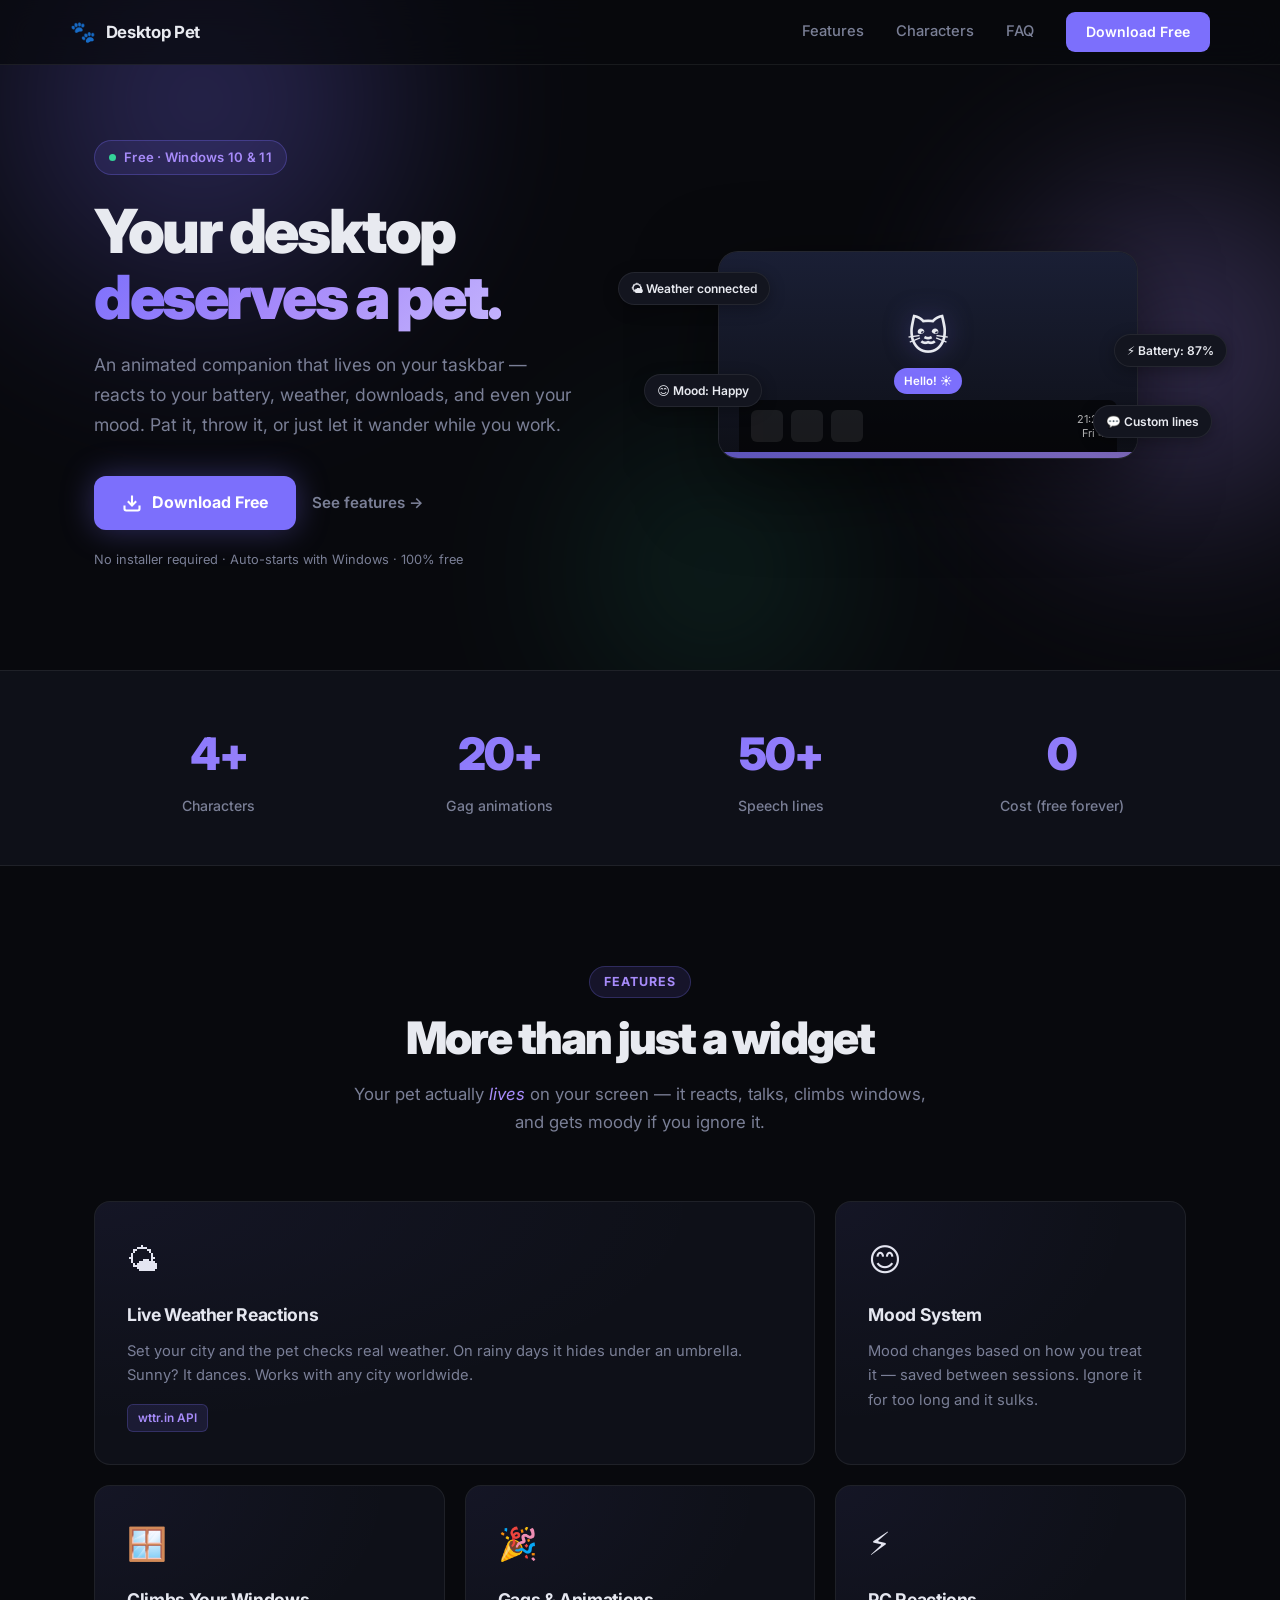
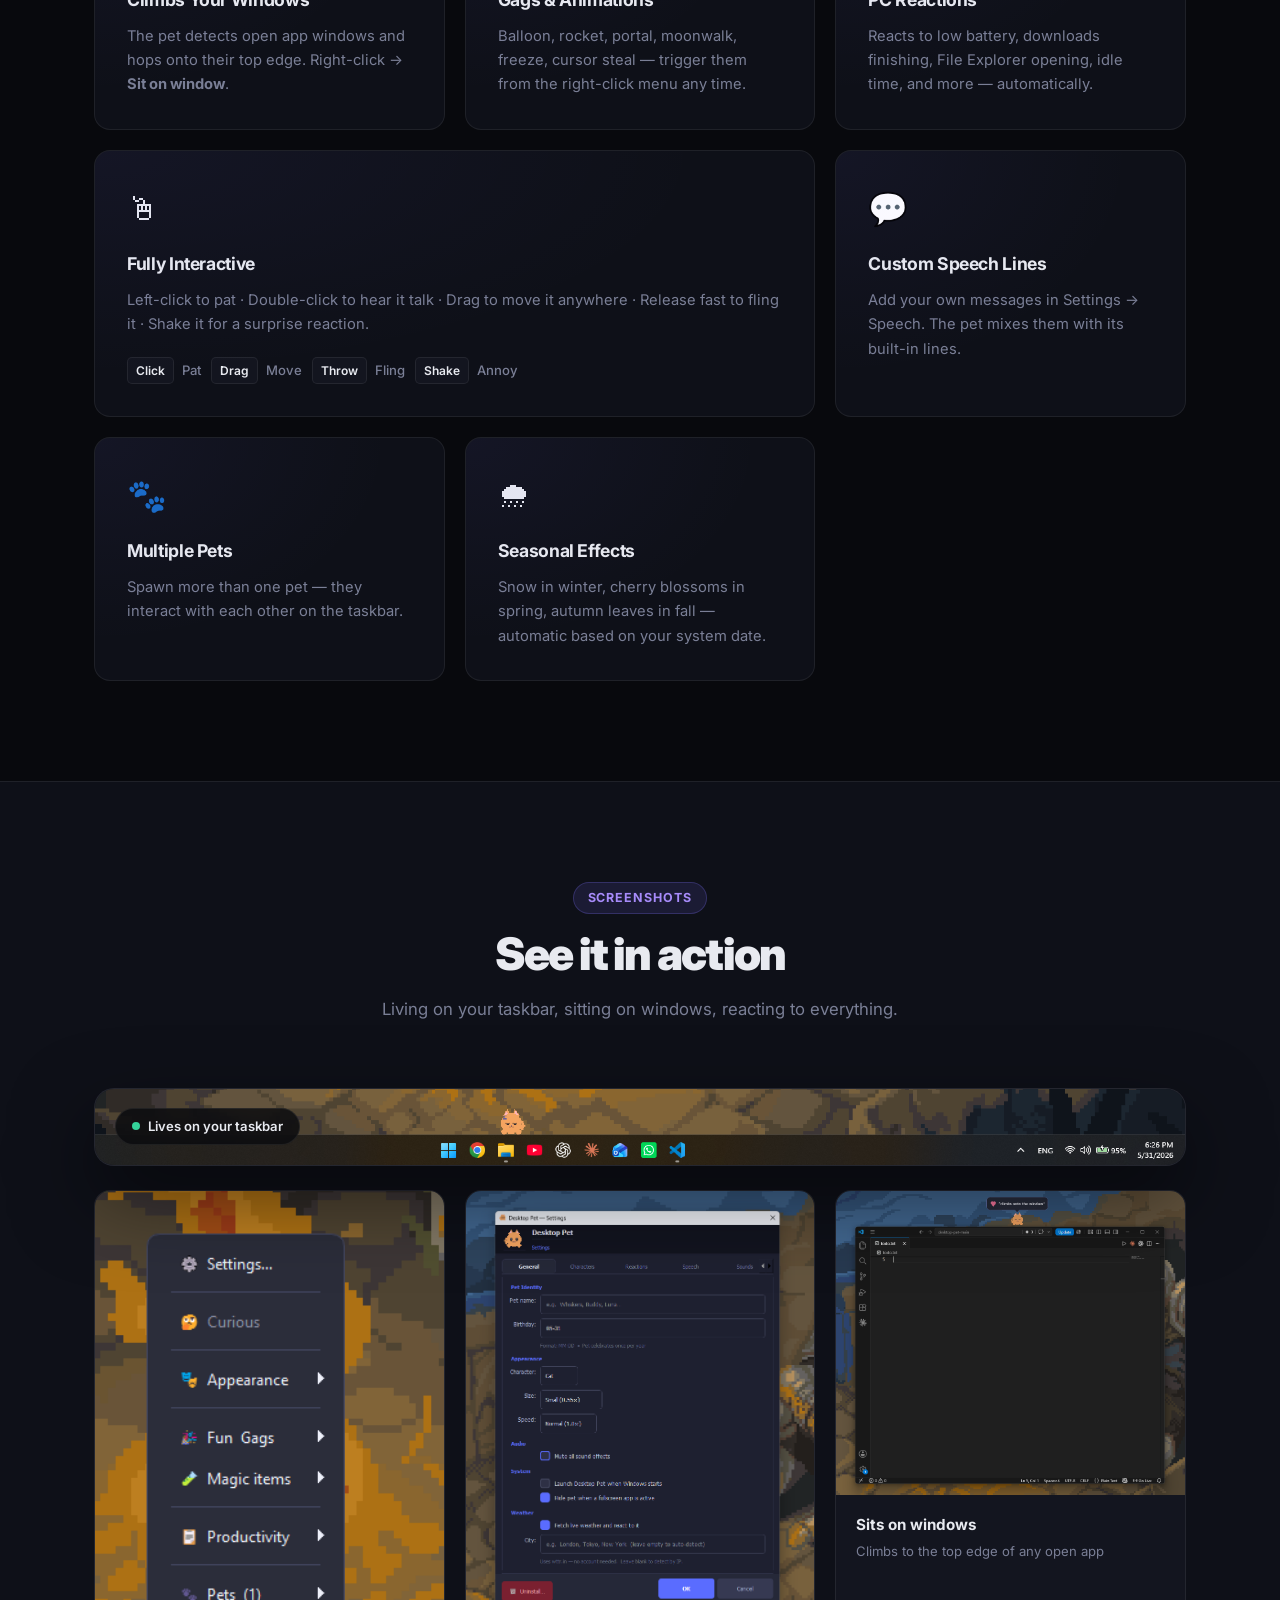
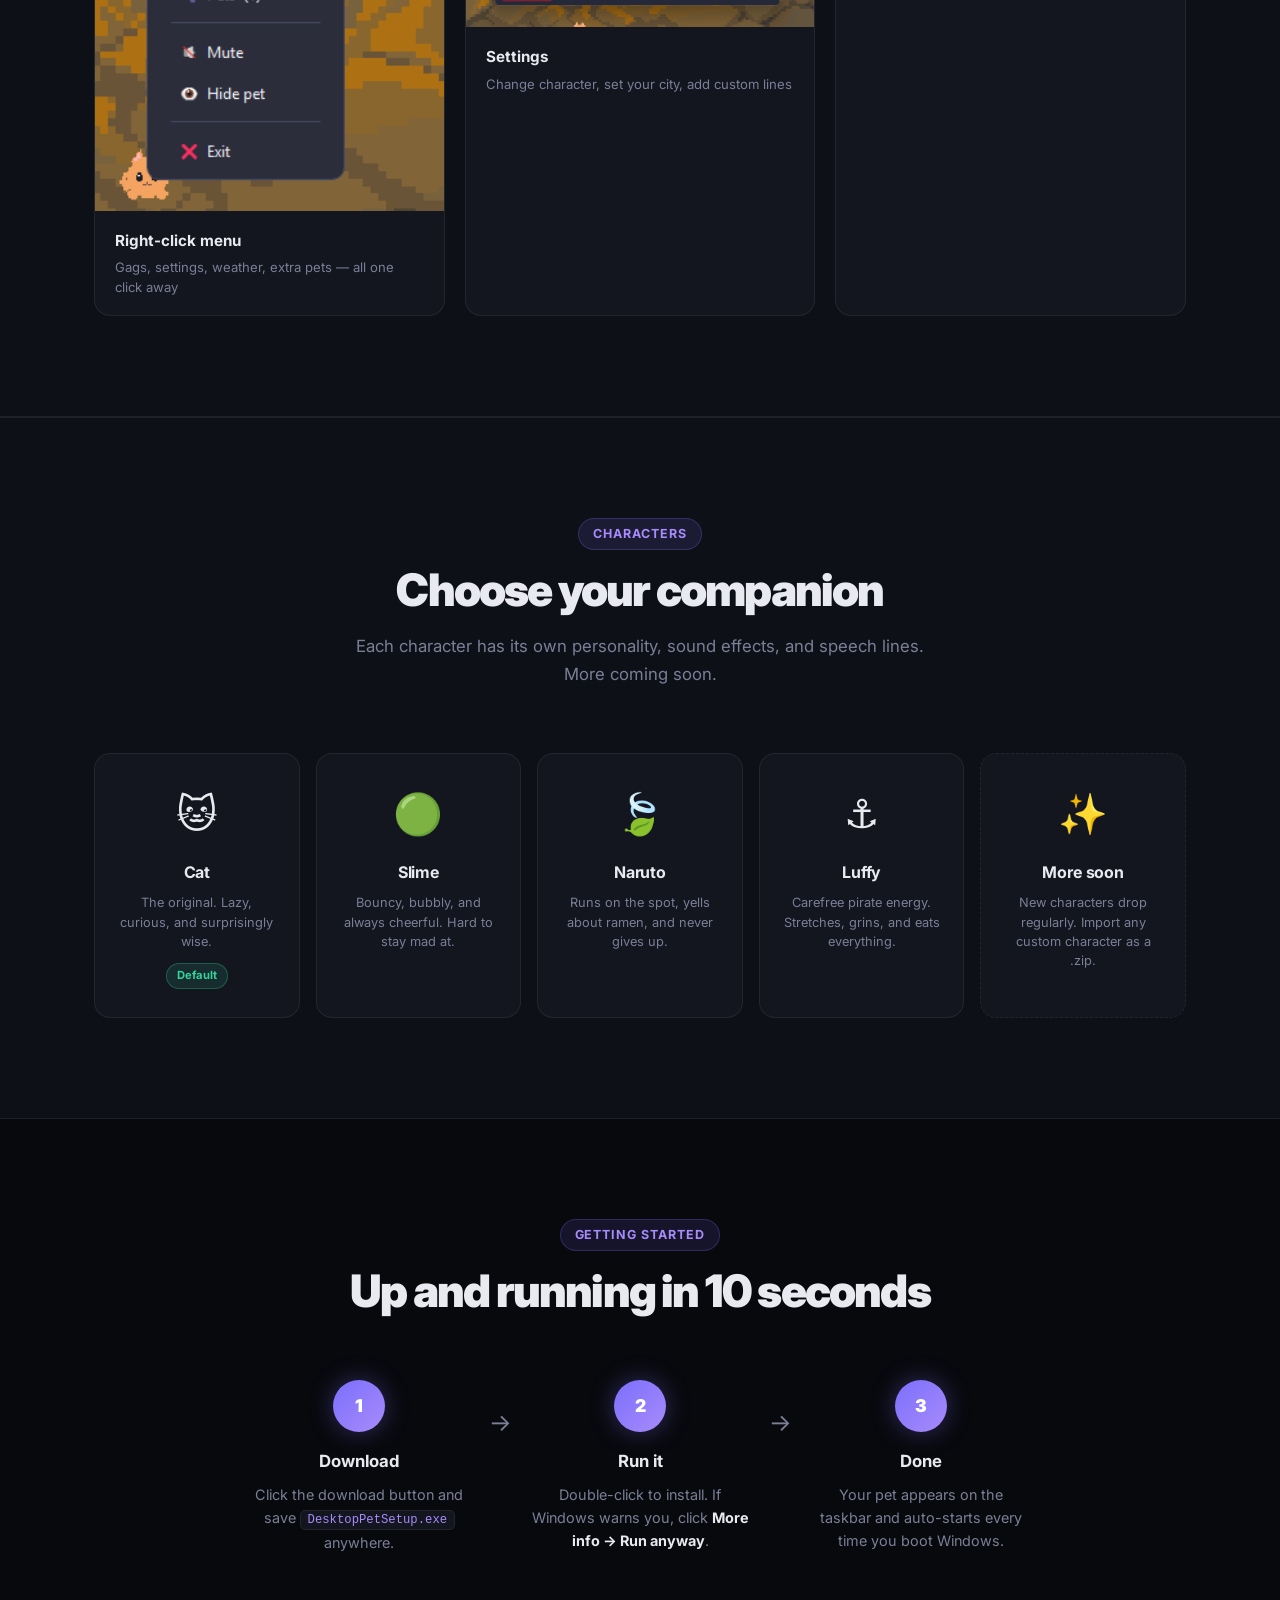
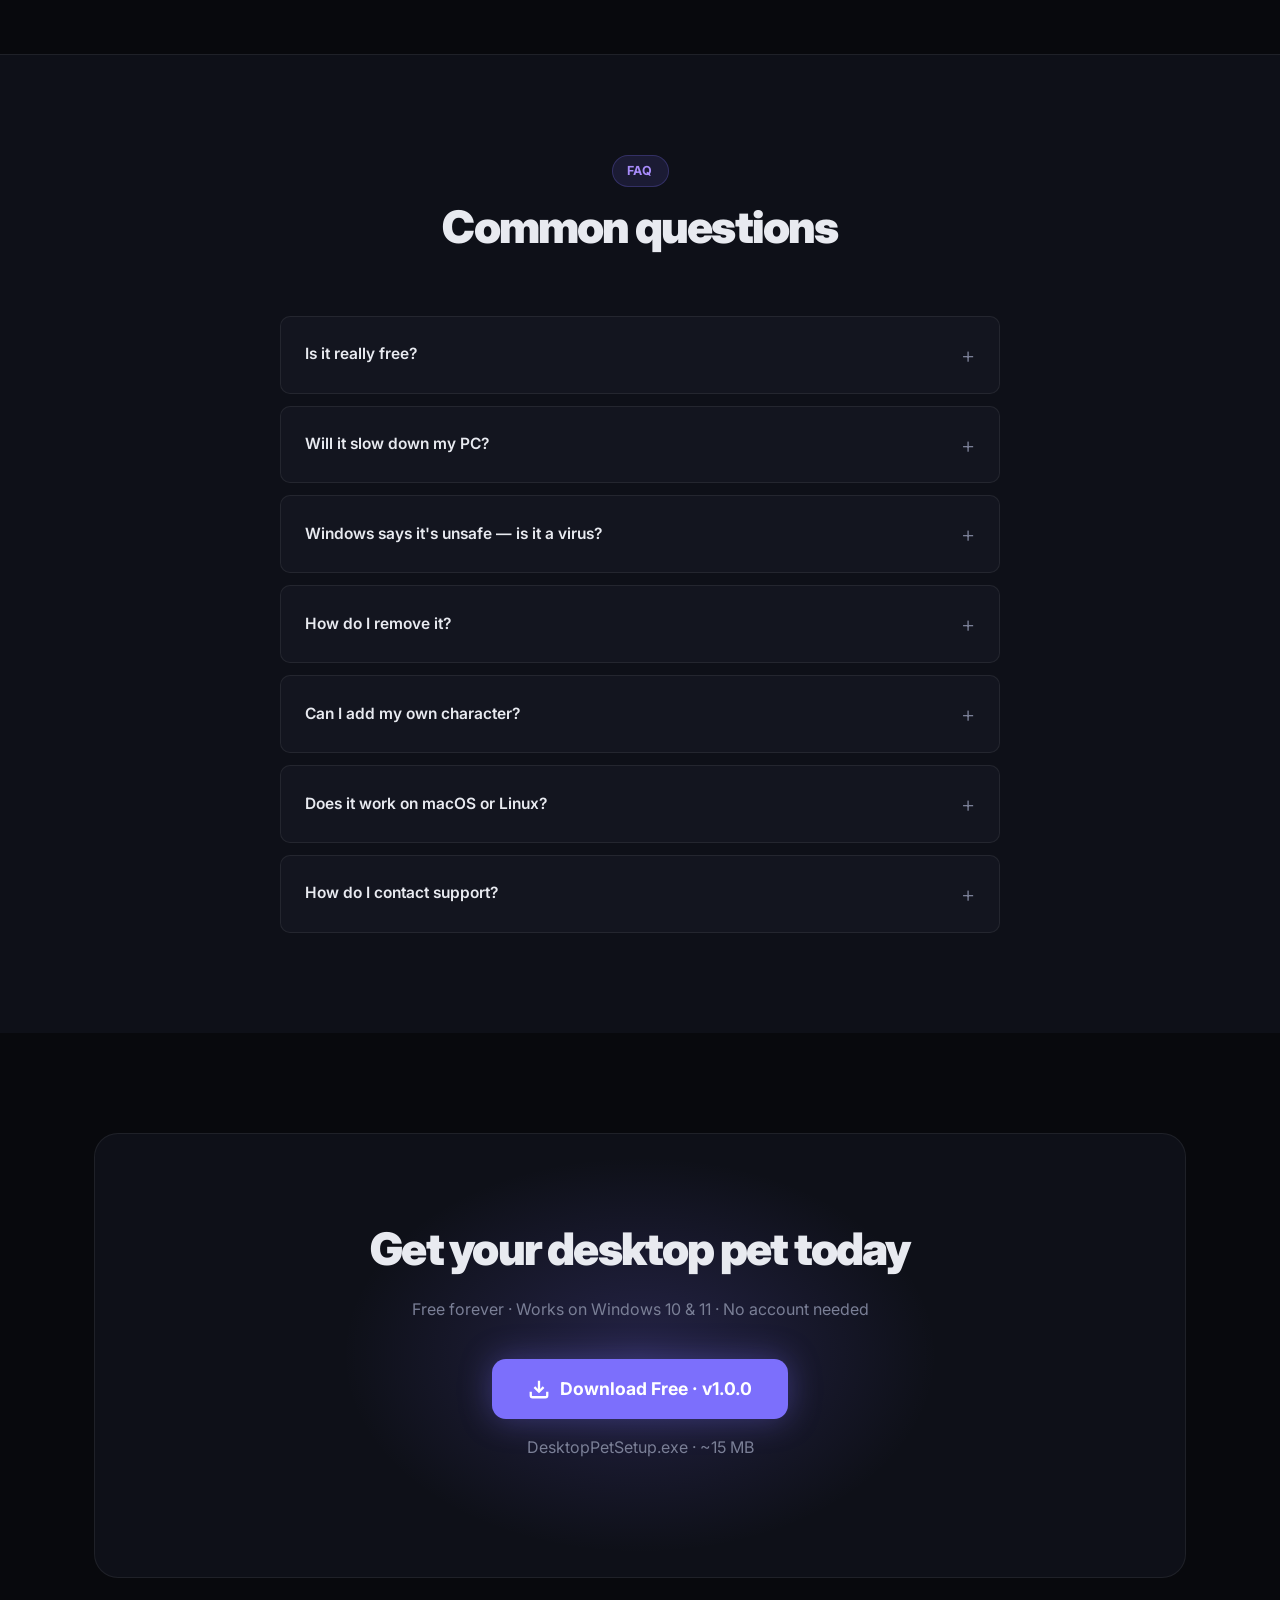
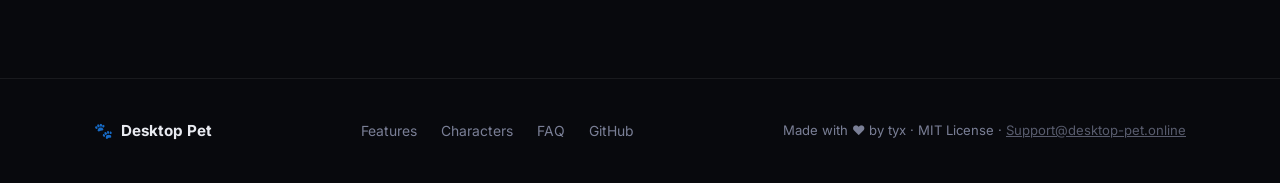
<file: index.html>
<!DOCTYPE html>
<html lang="en">
<head>
  <meta charset="UTF-8" />
  <meta name="viewport" content="width=device-width, initial-scale=1.0" />
  <title>Desktop Pet — Your Animated Windows Companion</title>
  <meta name="description" content="A lively animated pet that lives on your Windows taskbar. Reacts to weather, battery, and more. Free download." />
  <link rel="icon" type="image/x-icon" href="favicon.ico" />
  <link rel="preconnect" href="https://fonts.googleapis.com" />
  <link rel="preconnect" href="https://fonts.gstatic.com" crossorigin />
  <link href="https://fonts.googleapis.com/css2?family=Inter:wght@400;500;600;700;800;900&display=swap" rel="stylesheet" />
  <link rel="stylesheet" href="style.css" />
</head>
<body>

  <!-- NAV -->
  <nav class="nav" id="nav">
    <div class="nav-inner">
      <a class="nav-logo" href="#">
        <span class="nav-logo-icon">🐾</span>
        <span>Desktop Pet</span>
      </a>
      <div class="nav-links">
        <a href="#features">Features</a>
        <a href="#characters">Characters</a>
        <a href="#faq">FAQ</a>
        <a href="https://github.com/turki1152/desktop-pet/releases/download/v1.0.0/DesktopPet.exe" class="nav-cta">Download Free</a>
      </div>
      <button class="nav-burger" id="burger" aria-label="Menu">
        <span></span><span></span><span></span>
      </button>
    </div>
  </nav>

  <!-- MOBILE MENU -->
  <div class="mobile-menu" id="mobileMenu">
    <a href="#features" onclick="closeMenu()">Features</a>
    <a href="#characters" onclick="closeMenu()">Characters</a>
    <a href="#faq" onclick="closeMenu()">FAQ</a>
    <a href="https://github.com/turki1152/desktop-pet/releases/download/v1.0.0/DesktopPet.exe" class="mobile-cta" onclick="closeMenu()">Download Free</a>
  </div>

  <!-- HERO -->
  <section class="hero">
    <div class="hero-bg">
      <div class="blob blob-1"></div>
      <div class="blob blob-2"></div>
      <div class="blob blob-3"></div>
    </div>
    <div class="container hero-inner">
      <div class="hero-text">
        <div class="hero-badge">
          <span class="badge-dot"></span>
          Free · Windows 10 & 11
        </div>
        <h1 class="hero-title">
          Your desktop<br />
          <span class="gradient-text">deserves a pet.</span>
        </h1>
        <p class="hero-desc">
          An animated companion that lives on your taskbar — reacts to your battery, weather, downloads, and even your mood. Pat it, throw it, or just let it wander while you work.
        </p>
        <div class="hero-actions">
          <a href="#download" class="btn-primary">
            <svg width="20" height="20" viewBox="0 0 24 24" fill="none" stroke="currentColor" stroke-width="2.5"><path d="M21 15v4a2 2 0 0 1-2 2H5a2 2 0 0 1-2-2v-4"/><polyline points="7 10 12 15 17 10"/><line x1="12" y1="15" x2="12" y2="3"/></svg>
            Download Free
          </a>
          <a href="#features" class="btn-ghost">See features →</a>
        </div>
        <p class="hero-note">No installer required · Auto-starts with Windows · 100% free</p>
      </div>
      <div class="hero-visual">
        <div class="hero-card">
          <div class="hero-card-screen">
            <div class="taskbar-preview">
              <div class="taskbar-icons">
                <div class="ti"></div>
                <div class="ti"></div>
                <div class="ti"></div>
              </div>
              <div class="pet-preview">
                <div class="pet-sprite">🐱</div>
                <div class="pet-bubble">Hello! ☀️</div>
              </div>
              <div class="taskbar-clock">
                <span id="clock">12:00</span>
                <span id="clockDate">Mon 1</span>
              </div>
            </div>
          </div>
          <div class="hero-card-glow"></div>
        </div>
        <div class="floating-pills">
          <div class="pill pill-1">🌤 Weather connected</div>
          <div class="pill pill-2">⚡ Battery: 87%</div>
          <div class="pill pill-3">😊 Mood: Happy</div>
          <div class="pill pill-4">💬 Custom lines</div>
        </div>
      </div>
    </div>
  </section>

  <!-- STATS -->
  <section class="stats">
    <div class="container stats-grid">
      <div class="stat-item">
        <div class="stat-num">4+</div>
        <div class="stat-label">Characters</div>
      </div>
      <div class="stat-item">
        <div class="stat-num">20+</div>
        <div class="stat-label">Gag animations</div>
      </div>
      <div class="stat-item">
        <div class="stat-num">50+</div>
        <div class="stat-label">Speech lines</div>
      </div>
      <div class="stat-item">
        <div class="stat-num">0</div>
        <div class="stat-label">Cost (free forever)</div>
      </div>
    </div>
  </section>

  <!-- FEATURES -->
  <section class="features" id="features">
    <div class="container">
      <div class="section-header">
        <div class="section-tag">Features</div>
        <h2 class="section-title">More than just a widget</h2>
        <p class="section-desc">Your pet actually <em>lives</em> on your screen — it reacts, talks, climbs windows, and gets moody if you ignore it.</p>
      </div>
      <div class="features-grid">

        <div class="feat-card feat-card--large">
          <div class="feat-icon">🌤</div>
          <h3>Live Weather Reactions</h3>
          <p>Set your city and the pet checks real weather. On rainy days it hides under an umbrella. Sunny? It dances. Works with any city worldwide.</p>
          <div class="feat-tag">wttr.in API</div>
        </div>

        <div class="feat-card">
          <div class="feat-icon">😊</div>
          <h3>Mood System</h3>
          <p>Mood changes based on how you treat it — saved between sessions. Ignore it for too long and it sulks.</p>
        </div>

        <div class="feat-card">
          <div class="feat-icon">🪟</div>
          <h3>Climbs Your Windows</h3>
          <p>The pet detects open app windows and hops onto their top edge. Right-click → <strong>Sit on window</strong>.</p>
        </div>

        <div class="feat-card">
          <div class="feat-icon">🎉</div>
          <h3>Gags & Animations</h3>
          <p>Balloon, rocket, portal, moonwalk, freeze, cursor steal — trigger them from the right-click menu any time.</p>
        </div>

        <div class="feat-card">
          <div class="feat-icon">⚡</div>
          <h3>PC Reactions</h3>
          <p>Reacts to low battery, downloads finishing, File Explorer opening, idle time, and more — automatically.</p>
        </div>

        <div class="feat-card feat-card--large">
          <div class="feat-icon">🖱</div>
          <h3>Fully Interactive</h3>
          <p>Left-click to pat · Double-click to hear it talk · Drag to move it anywhere · Release fast to fling it · Shake it for a surprise reaction.</p>
          <div class="controls-mini">
            <div class="ctrl"><kbd>Click</kbd> Pat</div>
            <div class="ctrl"><kbd>Drag</kbd> Move</div>
            <div class="ctrl"><kbd>Throw</kbd> Fling</div>
            <div class="ctrl"><kbd>Shake</kbd> Annoy</div>
          </div>
        </div>

        <div class="feat-card">
          <div class="feat-icon">💬</div>
          <h3>Custom Speech Lines</h3>
          <p>Add your own messages in Settings → Speech. The pet mixes them with its built-in lines.</p>
        </div>

        <div class="feat-card">
          <div class="feat-icon">🐾</div>
          <h3>Multiple Pets</h3>
          <p>Spawn more than one pet — they interact with each other on the taskbar.</p>
        </div>

        <div class="feat-card">
          <div class="feat-icon">🌨</div>
          <h3>Seasonal Effects</h3>
          <p>Snow in winter, cherry blossoms in spring, autumn leaves in fall — automatic based on your system date.</p>
        </div>

      </div>
    </div>
  </section>

  <!-- SCREENSHOTS -->
  <section class="screenshots" id="screenshots">
    <div class="container">
      <div class="section-header">
        <div class="section-tag">Screenshots</div>
        <h2 class="section-title">See it in action</h2>
        <p class="section-desc">Living on your taskbar, sitting on windows, reacting to everything.</p>
      </div>

      <!-- Main big screenshot -->
      <div class="ss-hero">
        <div class="ss-hero-img-wrap">
          <img src="screenshots/taskbar.png" alt="Desktop Pet sitting on the Windows taskbar" class="ss-img" loading="lazy" />
          <div class="ss-hero-label">
            <span class="ss-dot"></span>
            Lives on your taskbar
          </div>
        </div>
      </div>

      <!-- 3-column grid -->
      <div class="ss-grid">
        <div class="ss-card">
          <div class="ss-img-wrap">
            <img src="screenshots/menu.png" alt="Right-click context menu" class="ss-img" loading="lazy" />
          </div>
          <div class="ss-card-info">
            <div class="ss-card-title">Right-click menu</div>
            <div class="ss-card-desc">Gags, settings, weather, extra pets — all one click away</div>
          </div>
        </div>

        <div class="ss-card">
          <div class="ss-img-wrap">
            <img src="screenshots/settings.png" alt="Settings dialog" class="ss-img" loading="lazy" />
          </div>
          <div class="ss-card-info">
            <div class="ss-card-title">Settings</div>
            <div class="ss-card-desc">Change character, set your city, add custom lines</div>
          </div>
        </div>

        <div class="ss-card">
          <div class="ss-img-wrap">
            <img src="screenshots/window-sit.png" alt="Pet sitting on top of a window" class="ss-img" loading="lazy" />
          </div>
          <div class="ss-card-info">
            <div class="ss-card-title">Sits on windows</div>
            <div class="ss-card-desc">Climbs to the top edge of any open app</div>
          </div>
        </div>
      </div>

    </div>
  </section>

  <!-- CHARACTERS -->
  <section class="characters" id="characters">
    <div class="container">
      <div class="section-header">
        <div class="section-tag">Characters</div>
        <h2 class="section-title">Choose your companion</h2>
        <p class="section-desc">Each character has its own personality, sound effects, and speech lines. More coming soon.</p>
      </div>
      <div class="chars-grid">
        <div class="char-card">
          <div class="char-emoji">🐱</div>
          <div class="char-name">Cat</div>
          <div class="char-desc">The original. Lazy, curious, and surprisingly wise.</div>
          <div class="char-badge char-badge--default">Default</div>
        </div>
        <div class="char-card">
          <div class="char-emoji">🟢</div>
          <div class="char-name">Slime</div>
          <div class="char-desc">Bouncy, bubbly, and always cheerful. Hard to stay mad at.</div>
        </div>
        <div class="char-card">
          <div class="char-emoji">🍃</div>
          <div class="char-name">Naruto</div>
          <div class="char-desc">Runs on the spot, yells about ramen, and never gives up.</div>
        </div>
        <div class="char-card">
          <div class="char-emoji">⚓</div>
          <div class="char-name">Luffy</div>
          <div class="char-desc">Carefree pirate energy. Stretches, grins, and eats everything.</div>
        </div>
        <div class="char-card char-card--more">
          <div class="char-emoji">✨</div>
          <div class="char-name">More soon</div>
          <div class="char-desc">New characters drop regularly. Import any custom character as a .zip.</div>
        </div>
      </div>
    </div>
  </section>

  <!-- HOW IT WORKS -->
  <section class="howto">
    <div class="container">
      <div class="section-header">
        <div class="section-tag">Getting started</div>
        <h2 class="section-title">Up and running in 10 seconds</h2>
      </div>
      <div class="steps">
        <div class="step">
          <div class="step-num">1</div>
          <div class="step-content">
            <h3>Download</h3>
            <p>Click the download button and save <code>DesktopPetSetup.exe</code> anywhere.</p>
          </div>
        </div>
        <div class="step-arrow">→</div>
        <div class="step">
          <div class="step-num">2</div>
          <div class="step-content">
            <h3>Run it</h3>
            <p>Double-click to install. If Windows warns you, click <strong>More info → Run anyway</strong>.</p>
          </div>
        </div>
        <div class="step-arrow">→</div>
        <div class="step">
          <div class="step-num">3</div>
          <div class="step-content">
            <h3>Done</h3>
            <p>Your pet appears on the taskbar and auto-starts every time you boot Windows.</p>
          </div>
        </div>
      </div>
    </div>
  </section>

  <!-- FAQ -->
  <section class="faq" id="faq">
    <div class="container">
      <div class="section-header">
        <div class="section-tag">FAQ</div>
        <h2 class="section-title">Common questions</h2>
      </div>
      <div class="faq-list">
        <details class="faq-item">
          <summary>Is it really free?</summary>
          <p>Yes — completely free, no ads, no account. Download and use forever.</p>
        </details>
        <details class="faq-item">
          <summary>Will it slow down my PC?</summary>
          <p>No. The app uses less than 30 MB of RAM and almost no CPU. It's designed to be invisible in the background.</p>
        </details>
        <details class="faq-item">
          <summary>Windows says it's unsafe — is it a virus?</summary>
          <p>No. Windows shows this warning for any new app that hasn't been downloaded by thousands of people yet. Click <strong>More info → Run anyway</strong>. The app is open-source and contains no malware.</p>
        </details>
        <details class="faq-item">
          <summary>How do I remove it?</summary>
          <p>Right-click the pet → Settings → scroll to the bottom → <strong>Uninstall</strong>. Or use Windows Settings → Apps → Desktop Pet → Uninstall.</p>
        </details>
        <details class="faq-item">
          <summary>Can I add my own character?</summary>
          <p>Yes. Pack your sprite frames into a .zip (see the README for the folder structure) and import it via Settings → Characters → Add Character.</p>
        </details>
        <details class="faq-item">
          <summary>Does it work on macOS or Linux?</summary>
          <p>Not yet — currently Windows 10 and 11 only. Other platforms may come later.</p>
        </details>
        <details class="faq-item">
          <summary>How do I contact support?</summary>
          <p>Email us at <a href="mailto:Support@desktop-pet.online" style="color:var(--accent-2);">Support@desktop-pet.online</a> — we usually reply within 24 hours.</p>
        </details>
      </div>
    </div>
  </section>

  <!-- DOWNLOAD CTA -->
  <section class="download-cta" id="download">
    <div class="container">
      <div class="cta-box">
        <div class="cta-blob"></div>
        <div class="cta-content">
          <h2>Get your desktop pet today</h2>
          <p>Free forever · Works on Windows 10 & 11 · No account needed</p>
          <a href="https://github.com/turki1152/desktop-pet/releases/download/v1.0.0/DesktopPet.exe" class="btn-primary btn-xl">
            <svg width="22" height="22" viewBox="0 0 24 24" fill="none" stroke="currentColor" stroke-width="2.5"><path d="M21 15v4a2 2 0 0 1-2 2H5a2 2 0 0 1-2-2v-4"/><polyline points="7 10 12 15 17 10"/><line x1="12" y1="15" x2="12" y2="3"/></svg>
            Download Free · v1.0.0
          </a>
          <p class="cta-note">DesktopPetSetup.exe · ~15 MB</p>
        </div>
      </div>
    </div>
  </section>

  <!-- FOOTER -->
  <footer class="footer">
    <div class="container footer-inner">
      <div class="footer-logo">
        <span>🐾</span> Desktop Pet
      </div>
      <div class="footer-links">
        <a href="#features">Features</a>
        <a href="#characters">Characters</a>
        <a href="#faq">FAQ</a>
        <a href="https://github.com/turki1152/desktop-pet" target="_blank">GitHub</a>
      </div>
      <div class="footer-copy">Made with ♥ by tyx · MIT License · <a href="mailto:Support@desktop-pet.online" style="color:inherit;text-decoration:underline;opacity:0.7;">Support@desktop-pet.online</a></div>
    </div>
  </footer>

  <script src="script.js"></script>
</body>
</html>
</file>
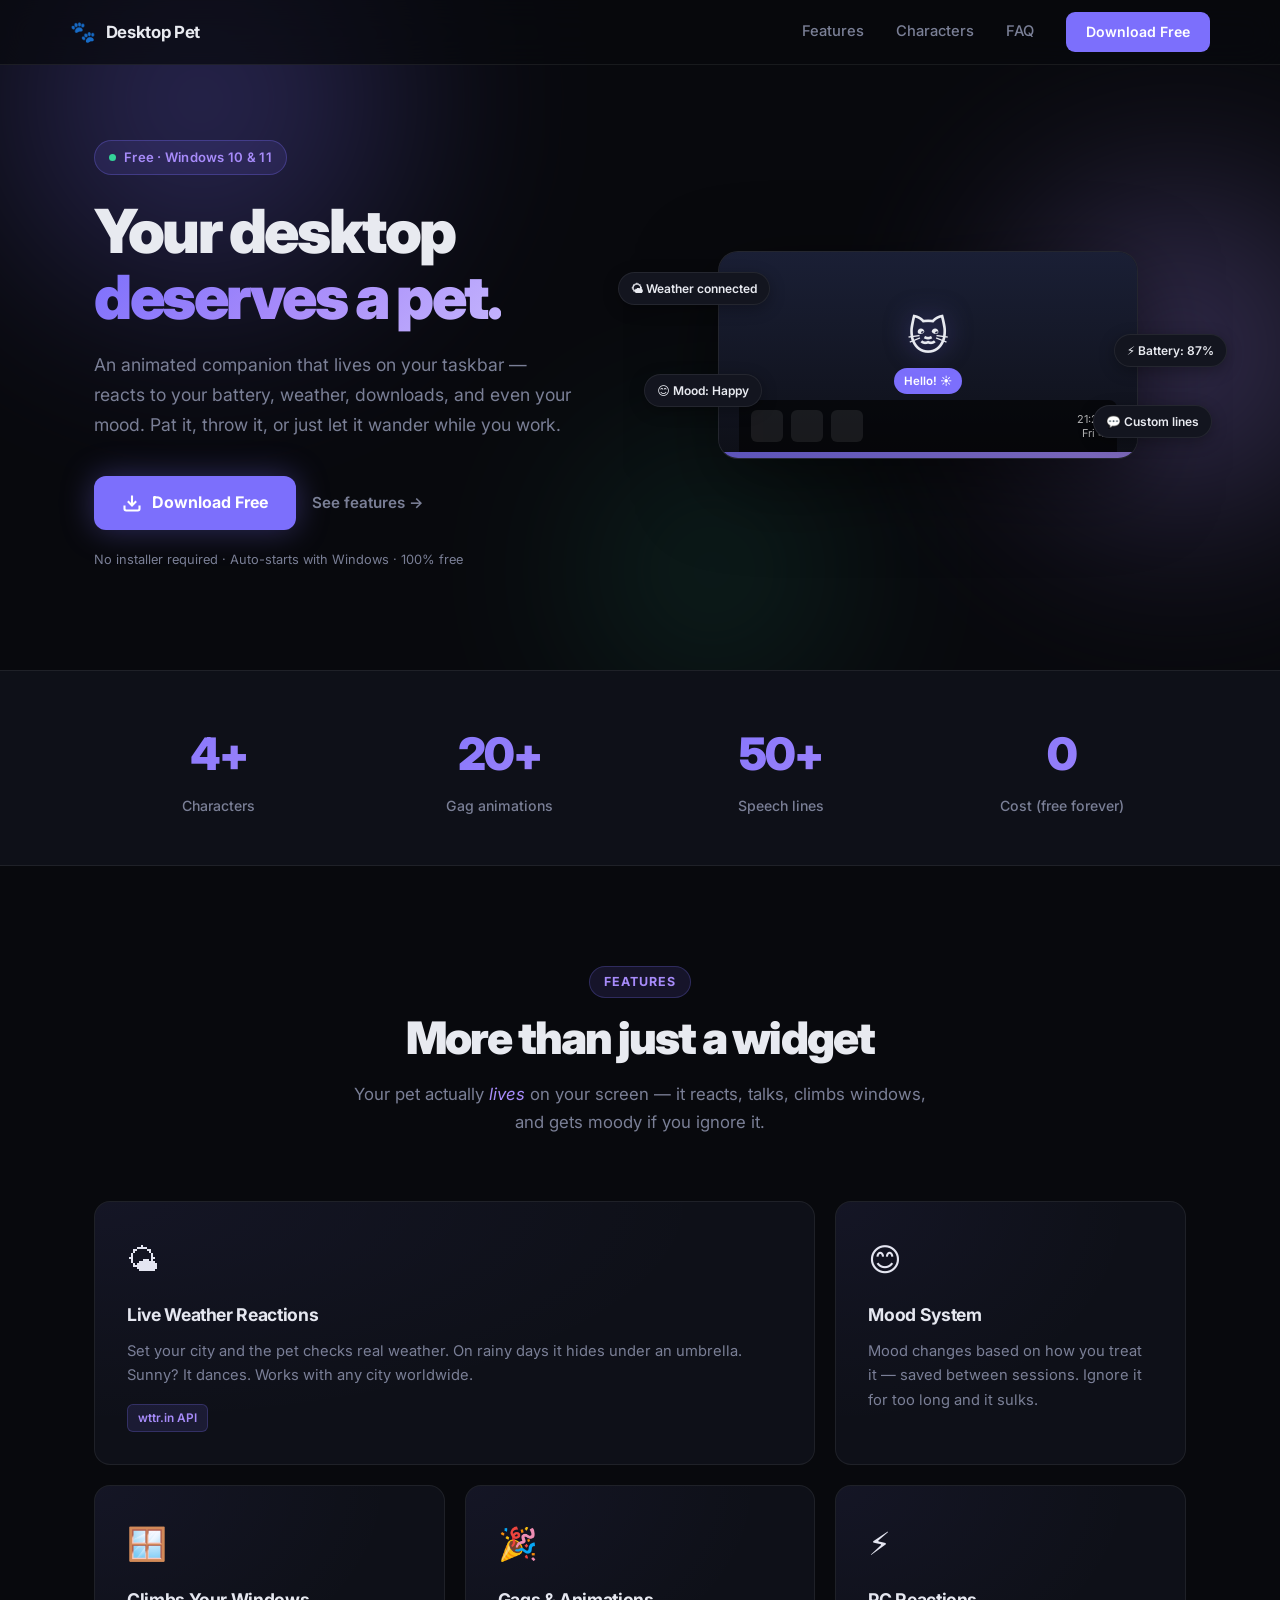
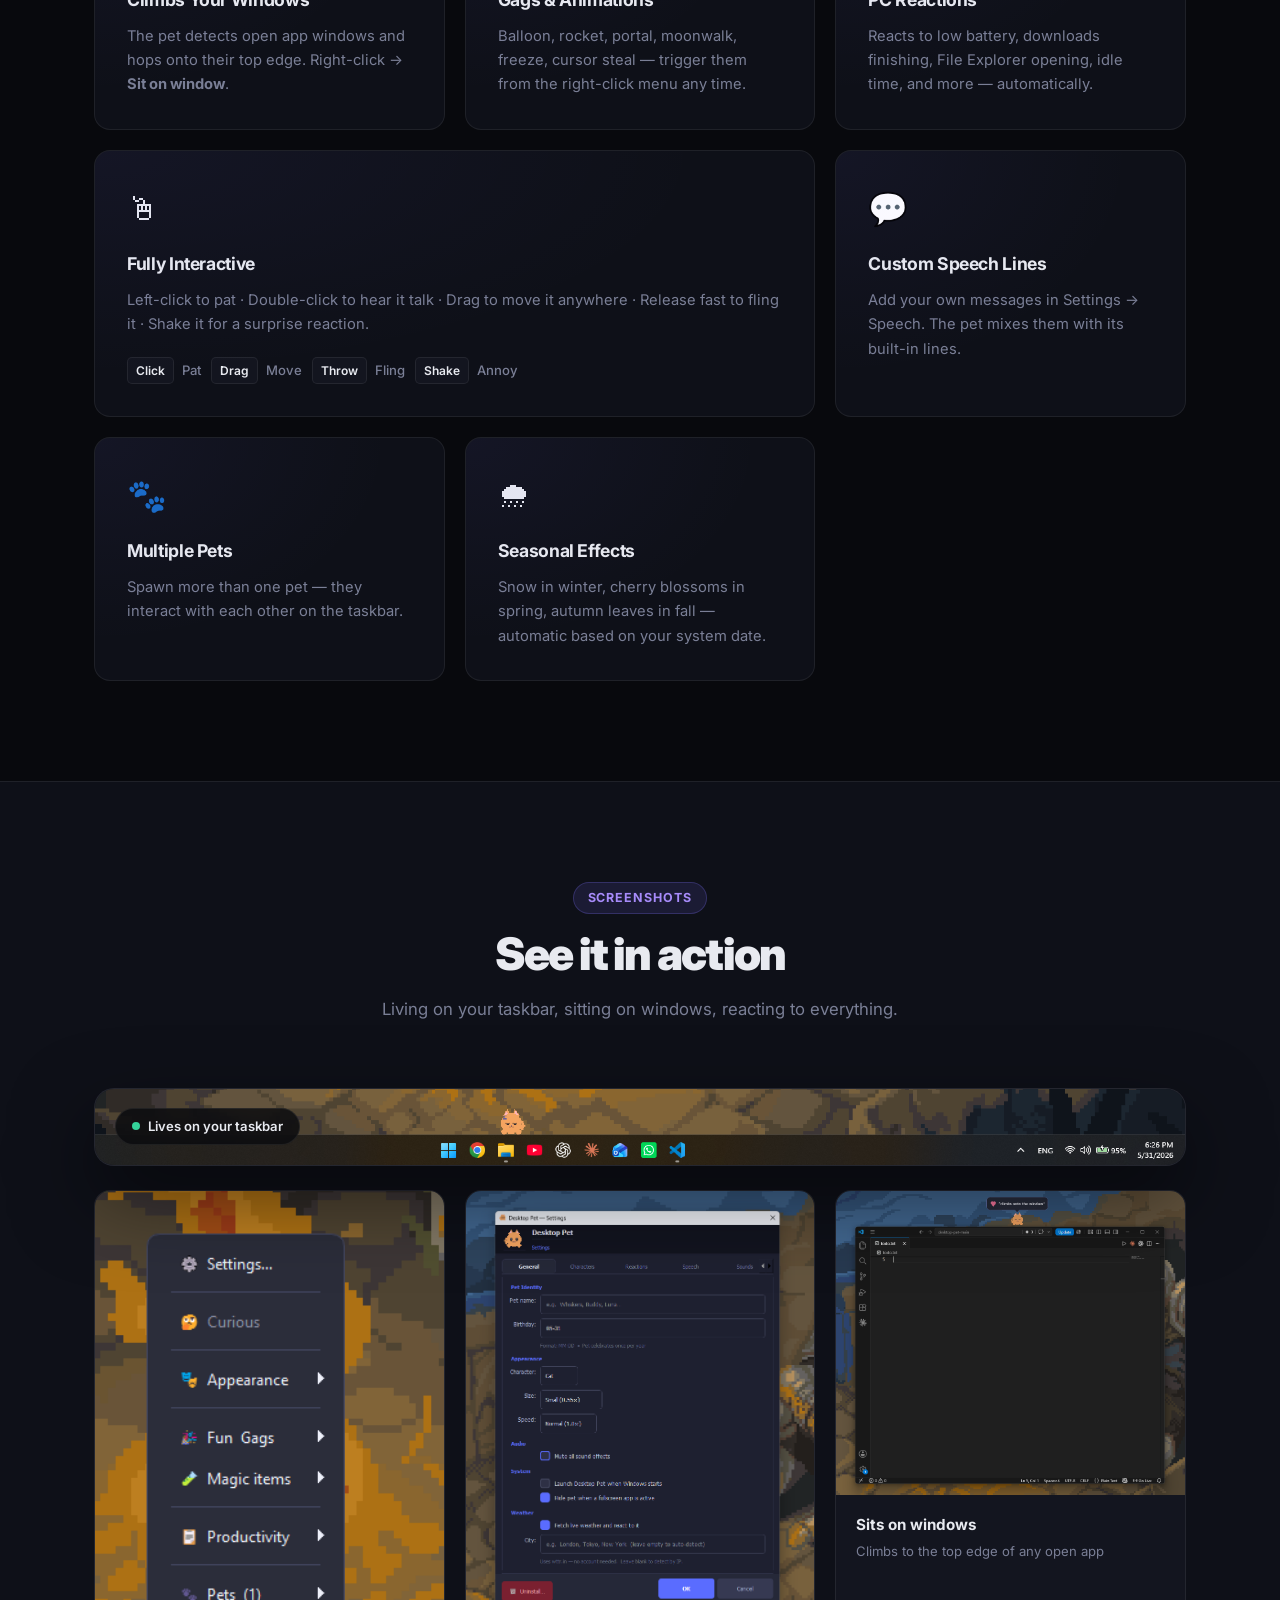
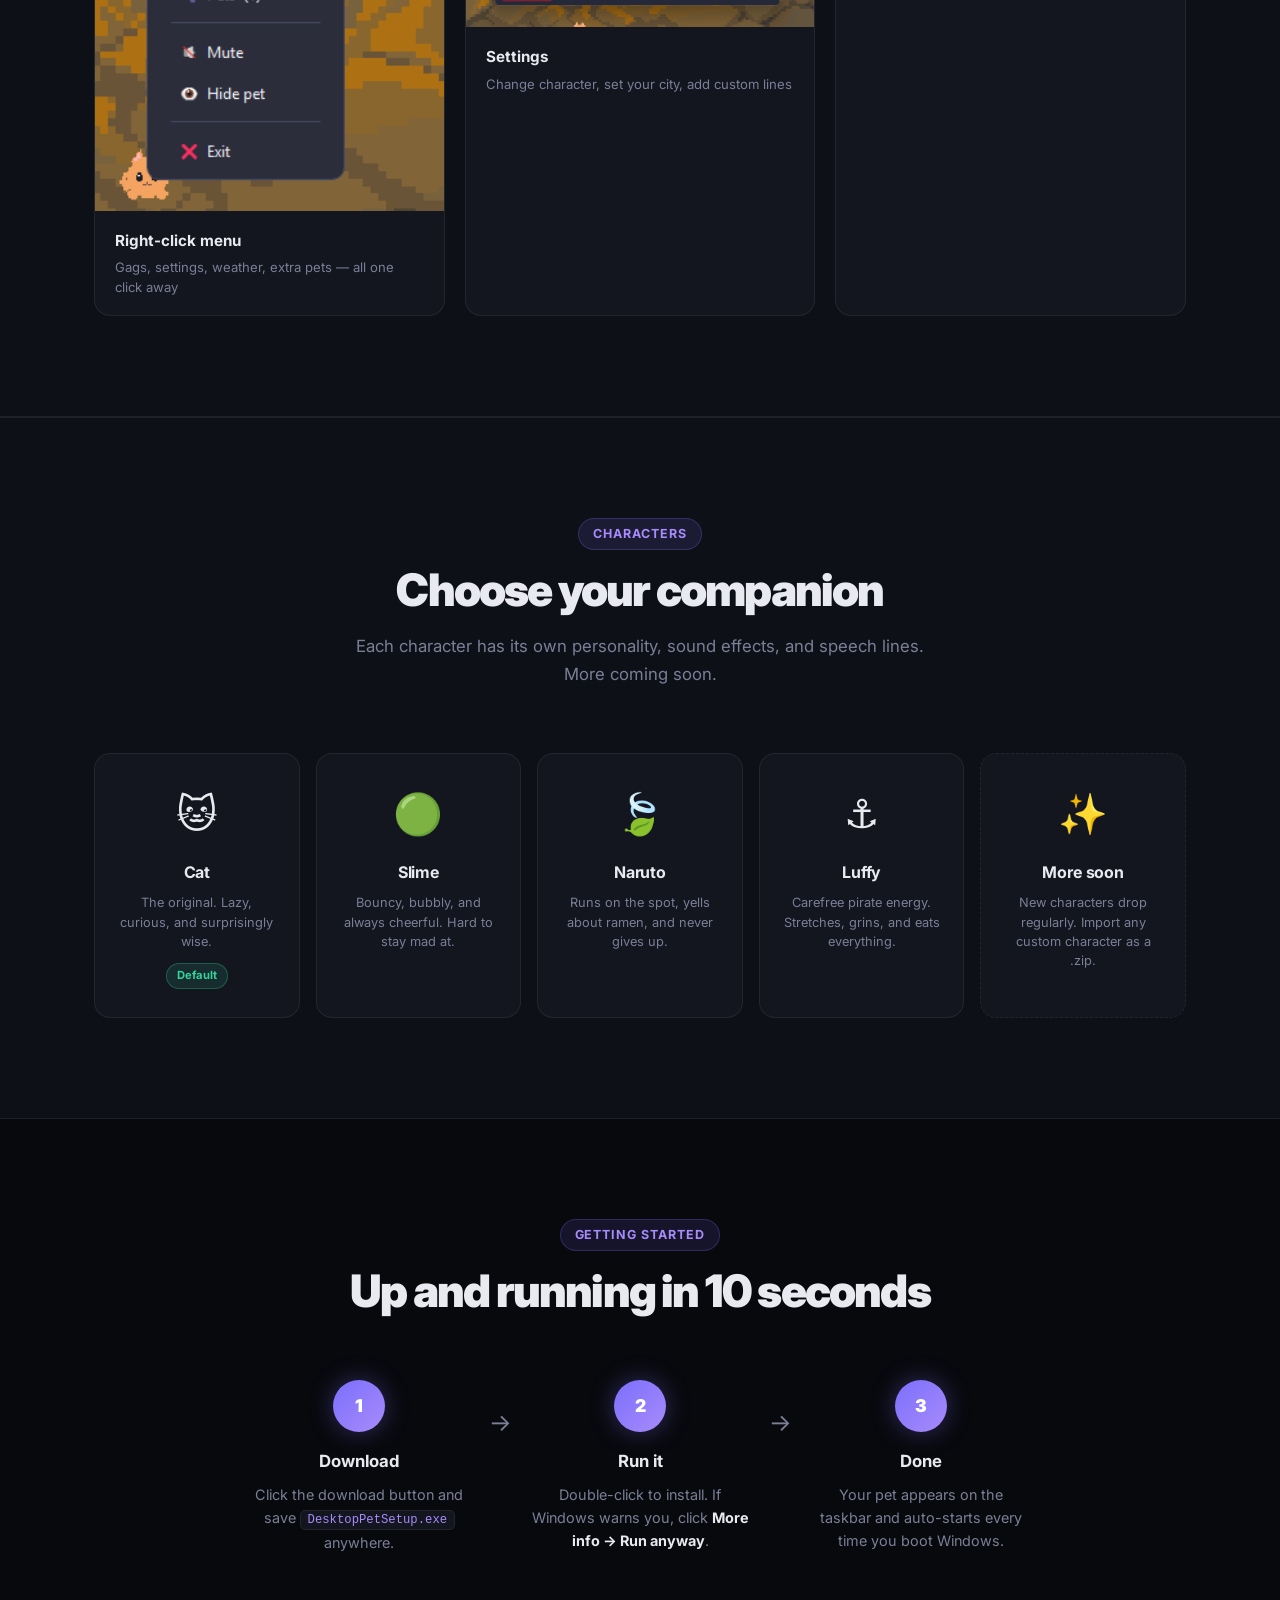
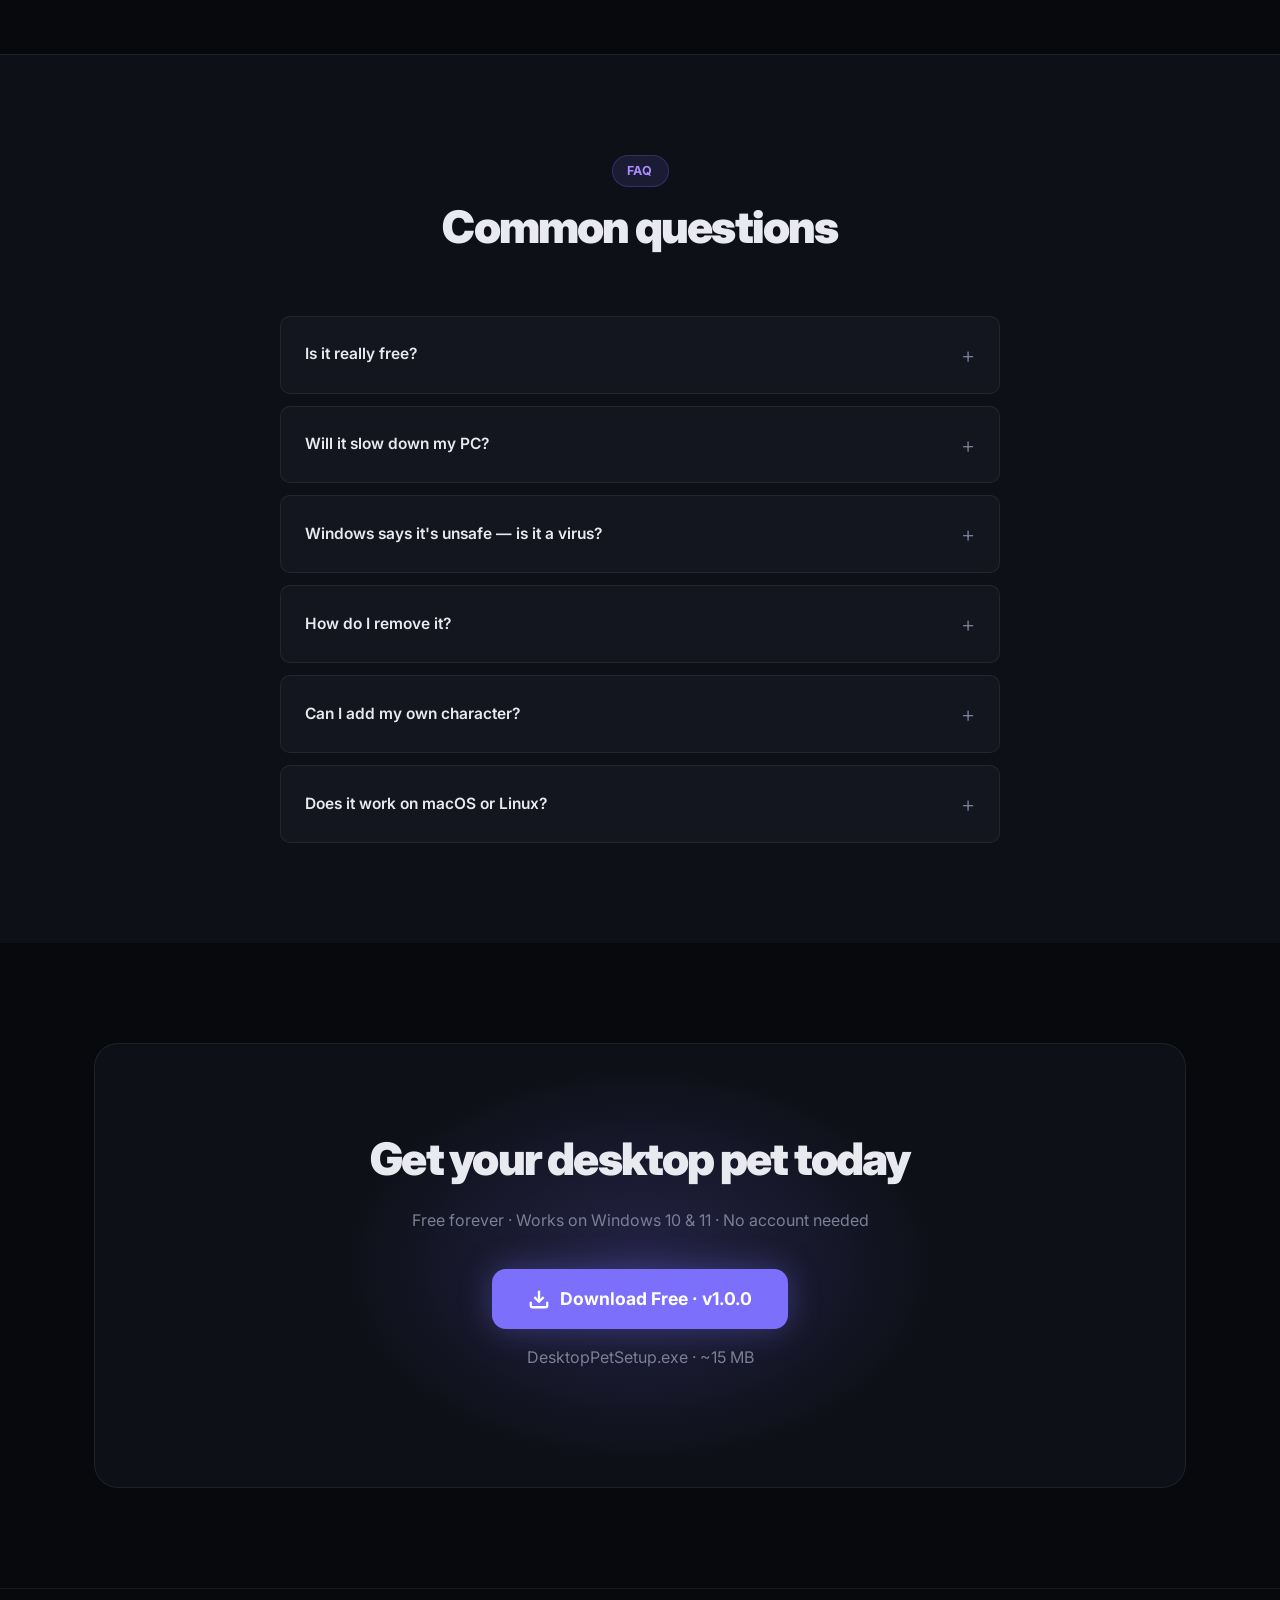
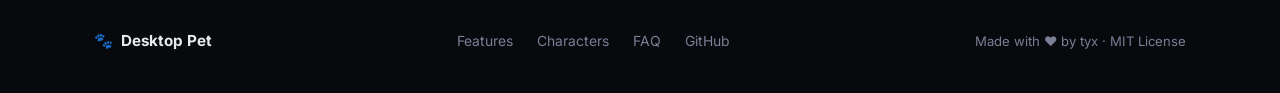
<file: site/index.html>
<!DOCTYPE html>
<html lang="en">
<head>
  <meta charset="UTF-8" />
  <meta name="viewport" content="width=device-width, initial-scale=1.0" />
  <title>Desktop Pet — Your Animated Windows Companion</title>
  <meta name="description" content="A lively animated pet that lives on your Windows taskbar. Reacts to weather, battery, and more. Free download." />
  <link rel="preconnect" href="https://fonts.googleapis.com" />
  <link rel="preconnect" href="https://fonts.gstatic.com" crossorigin />
  <link href="https://fonts.googleapis.com/css2?family=Inter:wght@400;500;600;700;800;900&display=swap" rel="stylesheet" />
  <link rel="stylesheet" href="style.css" />
</head>
<body>

  <!-- NAV -->
  <nav class="nav" id="nav">
    <div class="nav-inner">
      <a class="nav-logo" href="#">
        <span class="nav-logo-icon">🐾</span>
        <span>Desktop Pet</span>
      </a>
      <div class="nav-links">
        <a href="#features">Features</a>
        <a href="#characters">Characters</a>
        <a href="#faq">FAQ</a>
        <a href="https://github.com/turki1152/desktop-pet/releases/download/v1.0.0/DesktopPet.exe" class="nav-cta">Download Free</a>
      </div>
      <button class="nav-burger" id="burger" aria-label="Menu">
        <span></span><span></span><span></span>
      </button>
    </div>
  </nav>

  <!-- MOBILE MENU -->
  <div class="mobile-menu" id="mobileMenu">
    <a href="#features" onclick="closeMenu()">Features</a>
    <a href="#characters" onclick="closeMenu()">Characters</a>
    <a href="#faq" onclick="closeMenu()">FAQ</a>
    <a href="https://github.com/turki1152/desktop-pet/releases/download/v1.0.0/DesktopPet.exe" class="mobile-cta" onclick="closeMenu()">Download Free</a>
  </div>

  <!-- HERO -->
  <section class="hero">
    <div class="hero-bg">
      <div class="blob blob-1"></div>
      <div class="blob blob-2"></div>
      <div class="blob blob-3"></div>
    </div>
    <div class="container hero-inner">
      <div class="hero-text">
        <div class="hero-badge">
          <span class="badge-dot"></span>
          Free · Windows 10 & 11
        </div>
        <h1 class="hero-title">
          Your desktop<br />
          <span class="gradient-text">deserves a pet.</span>
        </h1>
        <p class="hero-desc">
          An animated companion that lives on your taskbar — reacts to your battery, weather, downloads, and even your mood. Pat it, throw it, or just let it wander while you work.
        </p>
        <div class="hero-actions">
          <a href="#download" class="btn-primary">
            <svg width="20" height="20" viewBox="0 0 24 24" fill="none" stroke="currentColor" stroke-width="2.5"><path d="M21 15v4a2 2 0 0 1-2 2H5a2 2 0 0 1-2-2v-4"/><polyline points="7 10 12 15 17 10"/><line x1="12" y1="15" x2="12" y2="3"/></svg>
            Download Free
          </a>
          <a href="#features" class="btn-ghost">See features →</a>
        </div>
        <p class="hero-note">No installer required · Auto-starts with Windows · 100% free</p>
      </div>
      <div class="hero-visual">
        <div class="hero-card">
          <div class="hero-card-screen">
            <div class="taskbar-preview">
              <div class="taskbar-icons">
                <div class="ti"></div>
                <div class="ti"></div>
                <div class="ti"></div>
              </div>
              <div class="pet-preview">
                <div class="pet-sprite">🐱</div>
                <div class="pet-bubble">Hello! ☀️</div>
              </div>
              <div class="taskbar-clock">
                <span id="clock">12:00</span>
                <span id="clockDate">Mon 1</span>
              </div>
            </div>
          </div>
          <div class="hero-card-glow"></div>
        </div>
        <div class="floating-pills">
          <div class="pill pill-1">🌤 Weather connected</div>
          <div class="pill pill-2">⚡ Battery: 87%</div>
          <div class="pill pill-3">😊 Mood: Happy</div>
          <div class="pill pill-4">💬 Custom lines</div>
        </div>
      </div>
    </div>
  </section>

  <!-- STATS -->
  <section class="stats">
    <div class="container stats-grid">
      <div class="stat-item">
        <div class="stat-num">4+</div>
        <div class="stat-label">Characters</div>
      </div>
      <div class="stat-item">
        <div class="stat-num">20+</div>
        <div class="stat-label">Gag animations</div>
      </div>
      <div class="stat-item">
        <div class="stat-num">50+</div>
        <div class="stat-label">Speech lines</div>
      </div>
      <div class="stat-item">
        <div class="stat-num">0</div>
        <div class="stat-label">Cost (free forever)</div>
      </div>
    </div>
  </section>

  <!-- FEATURES -->
  <section class="features" id="features">
    <div class="container">
      <div class="section-header">
        <div class="section-tag">Features</div>
        <h2 class="section-title">More than just a widget</h2>
        <p class="section-desc">Your pet actually <em>lives</em> on your screen — it reacts, talks, climbs windows, and gets moody if you ignore it.</p>
      </div>
      <div class="features-grid">

        <div class="feat-card feat-card--large">
          <div class="feat-icon">🌤</div>
          <h3>Live Weather Reactions</h3>
          <p>Set your city and the pet checks real weather. On rainy days it hides under an umbrella. Sunny? It dances. Works with any city worldwide.</p>
          <div class="feat-tag">wttr.in API</div>
        </div>

        <div class="feat-card">
          <div class="feat-icon">😊</div>
          <h3>Mood System</h3>
          <p>Mood changes based on how you treat it — saved between sessions. Ignore it for too long and it sulks.</p>
        </div>

        <div class="feat-card">
          <div class="feat-icon">🪟</div>
          <h3>Climbs Your Windows</h3>
          <p>The pet detects open app windows and hops onto their top edge. Right-click → <strong>Sit on window</strong>.</p>
        </div>

        <div class="feat-card">
          <div class="feat-icon">🎉</div>
          <h3>Gags & Animations</h3>
          <p>Balloon, rocket, portal, moonwalk, freeze, cursor steal — trigger them from the right-click menu any time.</p>
        </div>

        <div class="feat-card">
          <div class="feat-icon">⚡</div>
          <h3>PC Reactions</h3>
          <p>Reacts to low battery, downloads finishing, File Explorer opening, idle time, and more — automatically.</p>
        </div>

        <div class="feat-card feat-card--large">
          <div class="feat-icon">🖱</div>
          <h3>Fully Interactive</h3>
          <p>Left-click to pat · Double-click to hear it talk · Drag to move it anywhere · Release fast to fling it · Shake it for a surprise reaction.</p>
          <div class="controls-mini">
            <div class="ctrl"><kbd>Click</kbd> Pat</div>
            <div class="ctrl"><kbd>Drag</kbd> Move</div>
            <div class="ctrl"><kbd>Throw</kbd> Fling</div>
            <div class="ctrl"><kbd>Shake</kbd> Annoy</div>
          </div>
        </div>

        <div class="feat-card">
          <div class="feat-icon">💬</div>
          <h3>Custom Speech Lines</h3>
          <p>Add your own messages in Settings → Speech. The pet mixes them with its built-in lines.</p>
        </div>

        <div class="feat-card">
          <div class="feat-icon">🐾</div>
          <h3>Multiple Pets</h3>
          <p>Spawn more than one pet — they interact with each other on the taskbar.</p>
        </div>

        <div class="feat-card">
          <div class="feat-icon">🌨</div>
          <h3>Seasonal Effects</h3>
          <p>Snow in winter, cherry blossoms in spring, autumn leaves in fall — automatic based on your system date.</p>
        </div>

      </div>
    </div>
  </section>

  <!-- SCREENSHOTS -->
  <section class="screenshots" id="screenshots">
    <div class="container">
      <div class="section-header">
        <div class="section-tag">Screenshots</div>
        <h2 class="section-title">See it in action</h2>
        <p class="section-desc">Living on your taskbar, sitting on windows, reacting to everything.</p>
      </div>

      <!-- Main big screenshot -->
      <div class="ss-hero">
        <div class="ss-hero-img-wrap">
          <img src="screenshots/taskbar.png" alt="Desktop Pet sitting on the Windows taskbar" class="ss-img" loading="lazy" />
          <div class="ss-hero-label">
            <span class="ss-dot"></span>
            Lives on your taskbar
          </div>
        </div>
      </div>

      <!-- 3-column grid -->
      <div class="ss-grid">
        <div class="ss-card">
          <div class="ss-img-wrap">
            <img src="screenshots/menu.png" alt="Right-click context menu" class="ss-img" loading="lazy" />
          </div>
          <div class="ss-card-info">
            <div class="ss-card-title">Right-click menu</div>
            <div class="ss-card-desc">Gags, settings, weather, extra pets — all one click away</div>
          </div>
        </div>

        <div class="ss-card">
          <div class="ss-img-wrap">
            <img src="screenshots/settings.png" alt="Settings dialog" class="ss-img" loading="lazy" />
          </div>
          <div class="ss-card-info">
            <div class="ss-card-title">Settings</div>
            <div class="ss-card-desc">Change character, set your city, add custom lines</div>
          </div>
        </div>

        <div class="ss-card">
          <div class="ss-img-wrap">
            <img src="screenshots/window-sit.png" alt="Pet sitting on top of a window" class="ss-img" loading="lazy" />
          </div>
          <div class="ss-card-info">
            <div class="ss-card-title">Sits on windows</div>
            <div class="ss-card-desc">Climbs to the top edge of any open app</div>
          </div>
        </div>
      </div>

    </div>
  </section>

  <!-- CHARACTERS -->
  <section class="characters" id="characters">
    <div class="container">
      <div class="section-header">
        <div class="section-tag">Characters</div>
        <h2 class="section-title">Choose your companion</h2>
        <p class="section-desc">Each character has its own personality, sound effects, and speech lines. More coming soon.</p>
      </div>
      <div class="chars-grid">
        <div class="char-card">
          <div class="char-emoji">🐱</div>
          <div class="char-name">Cat</div>
          <div class="char-desc">The original. Lazy, curious, and surprisingly wise.</div>
          <div class="char-badge char-badge--default">Default</div>
        </div>
        <div class="char-card">
          <div class="char-emoji">🟢</div>
          <div class="char-name">Slime</div>
          <div class="char-desc">Bouncy, bubbly, and always cheerful. Hard to stay mad at.</div>
        </div>
        <div class="char-card">
          <div class="char-emoji">🍃</div>
          <div class="char-name">Naruto</div>
          <div class="char-desc">Runs on the spot, yells about ramen, and never gives up.</div>
        </div>
        <div class="char-card">
          <div class="char-emoji">⚓</div>
          <div class="char-name">Luffy</div>
          <div class="char-desc">Carefree pirate energy. Stretches, grins, and eats everything.</div>
        </div>
        <div class="char-card char-card--more">
          <div class="char-emoji">✨</div>
          <div class="char-name">More soon</div>
          <div class="char-desc">New characters drop regularly. Import any custom character as a .zip.</div>
        </div>
      </div>
    </div>
  </section>

  <!-- HOW IT WORKS -->
  <section class="howto">
    <div class="container">
      <div class="section-header">
        <div class="section-tag">Getting started</div>
        <h2 class="section-title">Up and running in 10 seconds</h2>
      </div>
      <div class="steps">
        <div class="step">
          <div class="step-num">1</div>
          <div class="step-content">
            <h3>Download</h3>
            <p>Click the download button and save <code>DesktopPetSetup.exe</code> anywhere.</p>
          </div>
        </div>
        <div class="step-arrow">→</div>
        <div class="step">
          <div class="step-num">2</div>
          <div class="step-content">
            <h3>Run it</h3>
            <p>Double-click to install. If Windows warns you, click <strong>More info → Run anyway</strong>.</p>
          </div>
        </div>
        <div class="step-arrow">→</div>
        <div class="step">
          <div class="step-num">3</div>
          <div class="step-content">
            <h3>Done</h3>
            <p>Your pet appears on the taskbar and auto-starts every time you boot Windows.</p>
          </div>
        </div>
      </div>
    </div>
  </section>

  <!-- FAQ -->
  <section class="faq" id="faq">
    <div class="container">
      <div class="section-header">
        <div class="section-tag">FAQ</div>
        <h2 class="section-title">Common questions</h2>
      </div>
      <div class="faq-list">
        <details class="faq-item">
          <summary>Is it really free?</summary>
          <p>Yes — completely free, no ads, no account. Download and use forever.</p>
        </details>
        <details class="faq-item">
          <summary>Will it slow down my PC?</summary>
          <p>No. The app uses less than 30 MB of RAM and almost no CPU. It's designed to be invisible in the background.</p>
        </details>
        <details class="faq-item">
          <summary>Windows says it's unsafe — is it a virus?</summary>
          <p>No. Windows shows this warning for any new app that hasn't been downloaded by thousands of people yet. Click <strong>More info → Run anyway</strong>. The app is open-source and contains no malware.</p>
        </details>
        <details class="faq-item">
          <summary>How do I remove it?</summary>
          <p>Right-click the pet → Settings → scroll to the bottom → <strong>Uninstall</strong>. Or use Windows Settings → Apps → Desktop Pet → Uninstall.</p>
        </details>
        <details class="faq-item">
          <summary>Can I add my own character?</summary>
          <p>Yes. Pack your sprite frames into a .zip (see the README for the folder structure) and import it via Settings → Characters → Add Character.</p>
        </details>
        <details class="faq-item">
          <summary>Does it work on macOS or Linux?</summary>
          <p>Not yet — currently Windows 10 and 11 only. Other platforms may come later.</p>
        </details>
      </div>
    </div>
  </section>

  <!-- DOWNLOAD CTA -->
  <section class="download-cta" id="download">
    <div class="container">
      <div class="cta-box">
        <div class="cta-blob"></div>
        <div class="cta-content">
          <h2>Get your desktop pet today</h2>
          <p>Free forever · Works on Windows 10 & 11 · No account needed</p>
          <a href="https://github.com/turki1152/desktop-pet/releases/download/v1.0.0/DesktopPet.exe" class="btn-primary btn-xl">
            <svg width="22" height="22" viewBox="0 0 24 24" fill="none" stroke="currentColor" stroke-width="2.5"><path d="M21 15v4a2 2 0 0 1-2 2H5a2 2 0 0 1-2-2v-4"/><polyline points="7 10 12 15 17 10"/><line x1="12" y1="15" x2="12" y2="3"/></svg>
            Download Free · v1.0.0
          </a>
          <p class="cta-note">DesktopPetSetup.exe · ~15 MB</p>
        </div>
      </div>
    </div>
  </section>

  <!-- FOOTER -->
  <footer class="footer">
    <div class="container footer-inner">
      <div class="footer-logo">
        <span>🐾</span> Desktop Pet
      </div>
      <div class="footer-links">
        <a href="#features">Features</a>
        <a href="#characters">Characters</a>
        <a href="#faq">FAQ</a>
        <a href="https://github.com/turki1152/desktop-pet" target="_blank">GitHub</a>
      </div>
      <div class="footer-copy">Made with ♥ by tyx · MIT License</div>
    </div>
  </footer>

  <script src="script.js"></script>
</body>
</html>
</file>
<file: style.css>
/* ===== RESET & BASE ===== */
*, *::before, *::after { box-sizing: border-box; margin: 0; padding: 0; }

:root {
  --bg: #08090d;
  --bg-2: #0e1018;
  --bg-3: #13151f;
  --border: rgba(255,255,255,0.07);
  --border-hover: rgba(255,255,255,0.14);
  --text: #e8eaf0;
  --text-muted: #7a7f96;
  --accent: #7c6ffc;
  --accent-2: #a78bfa;
  --accent-glow: rgba(124, 111, 252, 0.35);
  --green: #34d399;
  --radius: 16px;
  --radius-sm: 10px;
  --transition: 0.2s ease;
  --font: 'Inter', system-ui, sans-serif;
}

html { scroll-behavior: smooth; }

body {
  font-family: var(--font);
  background: var(--bg);
  color: var(--text);
  line-height: 1.6;
  overflow-x: hidden;
  -webkit-font-smoothing: antialiased;
}

.container {
  max-width: 1140px;
  margin: 0 auto;
  padding: 0 24px;
}

a { color: inherit; text-decoration: none; }
img { display: block; max-width: 100%; }
em { font-style: italic; color: var(--accent-2); }

/* ===== NAV ===== */
.nav {
  position: fixed;
  top: 0; left: 0; right: 0;
  z-index: 100;
  padding: 0 24px;
  background: rgba(8, 9, 13, 0.7);
  backdrop-filter: blur(16px);
  border-bottom: 1px solid var(--border);
  transition: background var(--transition);
}
.nav-inner {
  max-width: 1140px;
  margin: 0 auto;
  height: 64px;
  display: flex;
  align-items: center;
  justify-content: space-between;
  gap: 24px;
}
.nav-logo {
  display: flex;
  align-items: center;
  gap: 10px;
  font-weight: 700;
  font-size: 1.05rem;
  letter-spacing: -0.02em;
}
.nav-logo-icon { font-size: 1.3rem; }
.nav-links {
  display: flex;
  align-items: center;
  gap: 32px;
}
.nav-links a {
  color: var(--text-muted);
  font-size: 0.92rem;
  font-weight: 500;
  transition: color var(--transition);
}
.nav-links a:hover { color: var(--text); }
.nav-cta {
  background: var(--accent) !important;
  color: #fff !important;
  padding: 9px 20px;
  border-radius: 9px;
  font-weight: 600 !important;
  font-size: 0.88rem !important;
  transition: opacity var(--transition) !important;
}
.nav-cta:hover { opacity: 0.85; }
.nav-burger {
  display: none;
  flex-direction: column;
  gap: 5px;
  background: none;
  border: none;
  cursor: pointer;
  padding: 4px;
}
.nav-burger span {
  display: block;
  width: 22px;
  height: 2px;
  background: var(--text);
  border-radius: 2px;
  transition: var(--transition);
}

/* ===== MOBILE MENU ===== */
.mobile-menu {
  display: none;
  position: fixed;
  top: 64px; left: 0; right: 0;
  background: var(--bg-2);
  border-bottom: 1px solid var(--border);
  padding: 20px 24px;
  flex-direction: column;
  gap: 16px;
  z-index: 99;
}
.mobile-menu.open { display: flex; }
.mobile-menu a {
  color: var(--text-muted);
  font-weight: 500;
  font-size: 1rem;
  padding: 8px 0;
  border-bottom: 1px solid var(--border);
}
.mobile-menu a:last-child { border-bottom: none; }
.mobile-cta {
  color: var(--accent) !important;
  font-weight: 700 !important;
}

/* ===== HERO ===== */
.hero {
  position: relative;
  padding: 140px 0 100px;
  overflow: hidden;
}
.hero-bg {
  position: absolute;
  inset: 0;
  pointer-events: none;
}
.blob {
  position: absolute;
  border-radius: 50%;
  filter: blur(80px);
  opacity: 0.35;
}
.blob-1 {
  width: 600px; height: 600px;
  background: radial-gradient(circle, #7c6ffc, transparent 70%);
  top: -200px; left: -100px;
}
.blob-2 {
  width: 500px; height: 500px;
  background: radial-gradient(circle, #a78bfa, transparent 70%);
  top: 100px; right: -150px;
}
.blob-3 {
  width: 400px; height: 400px;
  background: radial-gradient(circle, #34d399, transparent 70%);
  bottom: -100px; left: 40%;
  opacity: 0.15;
}

.hero-inner {
  display: grid;
  grid-template-columns: 1fr 1fr;
  gap: 60px;
  align-items: center;
  position: relative;
  z-index: 1;
}

.hero-badge {
  display: inline-flex;
  align-items: center;
  gap: 8px;
  background: rgba(124, 111, 252, 0.12);
  border: 1px solid rgba(124, 111, 252, 0.3);
  color: var(--accent-2);
  padding: 6px 14px;
  border-radius: 100px;
  font-size: 0.82rem;
  font-weight: 600;
  letter-spacing: 0.02em;
  margin-bottom: 24px;
}
.badge-dot {
  width: 7px; height: 7px;
  background: var(--green);
  border-radius: 50%;
  animation: pulse 2s infinite;
}
@keyframes pulse {
  0%, 100% { opacity: 1; transform: scale(1); }
  50% { opacity: 0.6; transform: scale(1.3); }
}

.hero-title {
  font-size: clamp(2.4rem, 5vw, 3.8rem);
  font-weight: 900;
  line-height: 1.08;
  letter-spacing: -0.04em;
  margin-bottom: 20px;
}
.gradient-text {
  background: linear-gradient(135deg, #7c6ffc, #a78bfa, #c4b5fd);
  -webkit-background-clip: text;
  -webkit-text-fill-color: transparent;
  background-clip: text;
}

.hero-desc {
  font-size: 1.1rem;
  color: var(--text-muted);
  line-height: 1.7;
  max-width: 480px;
  margin-bottom: 36px;
}

.hero-actions {
  display: flex;
  align-items: center;
  gap: 16px;
  margin-bottom: 20px;
  flex-wrap: wrap;
}

.btn-primary {
  display: inline-flex;
  align-items: center;
  gap: 10px;
  background: var(--accent);
  color: #fff;
  font-weight: 700;
  font-size: 1rem;
  padding: 14px 28px;
  border-radius: 12px;
  border: none;
  cursor: pointer;
  transition: transform var(--transition), box-shadow var(--transition), opacity var(--transition);
  box-shadow: 0 0 32px var(--accent-glow);
  text-decoration: none;
}
.btn-primary:hover {
  transform: translateY(-2px);
  box-shadow: 0 0 48px var(--accent-glow);
}
.btn-xl { padding: 16px 36px; font-size: 1.1rem; border-radius: 14px; }

.btn-ghost {
  color: var(--text-muted);
  font-weight: 600;
  font-size: 0.95rem;
  transition: color var(--transition);
}
.btn-ghost:hover { color: var(--text); }

.hero-note {
  font-size: 0.8rem;
  color: var(--text-muted);
}

/* HERO VISUAL */
.hero-visual {
  position: relative;
  display: flex;
  justify-content: center;
  align-items: center;
}
.hero-card {
  position: relative;
  width: 100%;
  max-width: 420px;
  background: var(--bg-3);
  border: 1px solid var(--border);
  border-radius: 20px;
  overflow: hidden;
  box-shadow: 0 24px 80px rgba(0,0,0,0.5);
}
.hero-card-screen {
  padding: 24px 20px 0;
  height: 200px;
  background: linear-gradient(180deg, #1a1f35 0%, #0e1018 100%);
  position: relative;
  display: flex;
  align-items: flex-end;
}
.hero-card-glow {
  height: 6px;
  background: linear-gradient(90deg, var(--accent), var(--accent-2));
  opacity: 0.7;
}

.taskbar-preview {
  width: 100%;
  height: 52px;
  background: rgba(0,0,0,0.6);
  border-radius: 8px 8px 0 0;
  display: flex;
  align-items: center;
  padding: 0 12px;
  gap: 8px;
  position: relative;
}
.taskbar-icons {
  display: flex;
  gap: 8px;
  flex: 1;
}
.ti {
  width: 32px; height: 32px;
  background: rgba(255,255,255,0.08);
  border-radius: 6px;
}
.pet-preview {
  position: absolute;
  bottom: 100%;
  left: 50%;
  transform: translateX(-50%);
  text-align: center;
}
.pet-sprite {
  font-size: 2.5rem;
  animation: petBob 2s ease-in-out infinite;
  filter: drop-shadow(0 0 12px rgba(124, 111, 252, 0.5));
}
@keyframes petBob {
  0%, 100% { transform: translateY(0); }
  50% { transform: translateY(-6px); }
}
.pet-bubble {
  background: var(--accent);
  color: #fff;
  font-size: 0.72rem;
  font-weight: 600;
  padding: 4px 10px;
  border-radius: 100px;
  white-space: nowrap;
  margin-bottom: 6px;
  animation: bubblePop 3s ease-in-out infinite;
}
@keyframes bubblePop {
  0%, 80%, 100% { opacity: 1; transform: scale(1); }
  40% { opacity: 0.8; transform: scale(0.95); }
}
.taskbar-clock {
  display: flex;
  flex-direction: column;
  align-items: flex-end;
  gap: 1px;
}
.taskbar-clock span { font-size: 0.68rem; color: rgba(255,255,255,0.7); line-height: 1.2; }

.floating-pills {
  position: absolute;
  inset: 0;
  pointer-events: none;
}
.pill {
  position: absolute;
  background: var(--bg-3);
  border: 1px solid var(--border);
  color: var(--text);
  font-size: 0.75rem;
  font-weight: 600;
  padding: 6px 12px;
  border-radius: 100px;
  white-space: nowrap;
  backdrop-filter: blur(8px);
  box-shadow: 0 4px 16px rgba(0,0,0,0.3);
}
.pill-1 { top: 10%; left: -10%; animation: floatPill 4s ease-in-out infinite; }
.pill-2 { top: 40%; right: -8%; animation: floatPill 4s ease-in-out infinite 1s; }
.pill-3 { bottom: 25%; left: -5%; animation: floatPill 4s ease-in-out infinite 2s; }
.pill-4 { bottom: 10%; right: -5%; animation: floatPill 4s ease-in-out infinite 0.5s; }
@keyframes floatPill {
  0%, 100% { transform: translateY(0); }
  50% { transform: translateY(-8px); }
}

/* ===== STATS ===== */
.stats {
  border-top: 1px solid var(--border);
  border-bottom: 1px solid var(--border);
  background: var(--bg-2);
  padding: 48px 0;
}
.stats-grid {
  display: grid;
  grid-template-columns: repeat(4, 1fr);
  gap: 32px;
  text-align: center;
}
.stat-num {
  font-size: 2.8rem;
  font-weight: 900;
  letter-spacing: -0.04em;
  background: linear-gradient(135deg, var(--accent), var(--accent-2));
  -webkit-background-clip: text;
  -webkit-text-fill-color: transparent;
  background-clip: text;
}
.stat-label {
  font-size: 0.88rem;
  color: var(--text-muted);
  font-weight: 500;
  margin-top: 4px;
}

/* ===== SECTION HEADER ===== */
.section-header {
  text-align: center;
  max-width: 600px;
  margin: 0 auto 64px;
}
.section-tag {
  display: inline-block;
  background: rgba(124, 111, 252, 0.12);
  border: 1px solid rgba(124, 111, 252, 0.25);
  color: var(--accent-2);
  font-size: 0.78rem;
  font-weight: 700;
  letter-spacing: 0.08em;
  text-transform: uppercase;
  padding: 5px 14px;
  border-radius: 100px;
  margin-bottom: 16px;
}
.section-title {
  font-size: clamp(1.8rem, 4vw, 2.8rem);
  font-weight: 900;
  letter-spacing: -0.04em;
  line-height: 1.1;
  margin-bottom: 16px;
}
.section-desc {
  color: var(--text-muted);
  font-size: 1.05rem;
  line-height: 1.7;
}

/* ===== FEATURES ===== */
.features { padding: 100px 0; }

.features-grid {
  display: grid;
  grid-template-columns: repeat(3, 1fr);
  gap: 20px;
}
.feat-card--large {
  grid-column: span 2;
}

.feat-card {
  background: var(--bg-2);
  border: 1px solid var(--border);
  border-radius: var(--radius);
  padding: 32px;
  transition: border-color var(--transition), transform var(--transition);
  position: relative;
  overflow: hidden;
}
.feat-card::before {
  content: '';
  position: absolute;
  inset: 0;
  background: radial-gradient(ellipse at top left, rgba(124,111,252,0.06), transparent 60%);
  pointer-events: none;
}
.feat-card:hover {
  border-color: var(--border-hover);
  transform: translateY(-2px);
}
.feat-icon {
  font-size: 2rem;
  margin-bottom: 16px;
}
.feat-card h3 {
  font-size: 1.1rem;
  font-weight: 700;
  margin-bottom: 10px;
  letter-spacing: -0.02em;
}
.feat-card p {
  color: var(--text-muted);
  font-size: 0.92rem;
  line-height: 1.65;
}
.feat-tag {
  display: inline-block;
  margin-top: 16px;
  background: rgba(124, 111, 252, 0.12);
  border: 1px solid rgba(124, 111, 252, 0.25);
  color: var(--accent-2);
  font-size: 0.74rem;
  font-weight: 600;
  padding: 4px 10px;
  border-radius: 6px;
}
.controls-mini {
  display: flex;
  flex-wrap: wrap;
  gap: 10px;
  margin-top: 20px;
}
.ctrl {
  display: flex;
  align-items: center;
  gap: 8px;
  font-size: 0.82rem;
  color: var(--text-muted);
  font-weight: 500;
}
kbd {
  background: var(--bg-3);
  border: 1px solid var(--border);
  border-radius: 5px;
  padding: 3px 8px;
  font-size: 0.75rem;
  font-family: var(--font);
  color: var(--text);
  font-weight: 600;
}

/* ===== SCREENSHOTS ===== */
.screenshots {
  padding: 100px 0;
  background: var(--bg-2);
  border-top: 1px solid var(--border);
  border-bottom: 1px solid var(--border);
}

.ss-hero {
  margin-bottom: 24px;
}
.ss-hero-img-wrap {
  position: relative;
  border-radius: 20px;
  overflow: hidden;
  border: 1px solid var(--border);
  background: var(--bg-3);
  box-shadow: 0 32px 80px rgba(0,0,0,0.5);
}
.ss-hero-label {
  position: absolute;
  bottom: 20px;
  left: 20px;
  display: flex;
  align-items: center;
  gap: 8px;
  background: rgba(8, 9, 13, 0.8);
  backdrop-filter: blur(12px);
  border: 1px solid var(--border);
  border-radius: 100px;
  padding: 7px 16px;
  font-size: 0.82rem;
  font-weight: 600;
  color: var(--text);
}
.ss-dot {
  width: 8px; height: 8px;
  background: var(--green);
  border-radius: 50%;
  flex-shrink: 0;
  animation: pulse 2s infinite;
}

.ss-grid {
  display: grid;
  grid-template-columns: repeat(3, 1fr);
  gap: 20px;
}
.ss-card {
  background: var(--bg-3);
  border: 1px solid var(--border);
  border-radius: var(--radius);
  overflow: hidden;
  transition: border-color var(--transition), transform var(--transition);
}
.ss-card:hover {
  border-color: rgba(124, 111, 252, 0.35);
  transform: translateY(-3px);
}
.ss-img-wrap {
  overflow: hidden;
  background: var(--bg);
}
.ss-img {
  width: 100%;
  height: auto;
  display: block;
  transition: transform 0.4s ease;
}
.ss-card:hover .ss-img {
  transform: scale(1.03);
}
.ss-hero-img-wrap .ss-img {
  max-height: 420px;
  width: 100%;
  object-fit: cover;
  object-position: center top;
}
.ss-card-info {
  padding: 18px 20px;
}
.ss-card-title {
  font-weight: 700;
  font-size: 0.95rem;
  margin-bottom: 5px;
}
.ss-card-desc {
  font-size: 0.82rem;
  color: var(--text-muted);
  line-height: 1.5;
}

/* ===== CHARACTERS ===== */
.characters {
  padding: 100px 0;
  background: var(--bg-2);
  border-top: 1px solid var(--border);
  border-bottom: 1px solid var(--border);
}
.chars-grid {
  display: grid;
  grid-template-columns: repeat(5, 1fr);
  gap: 16px;
}
.char-card {
  background: var(--bg-3);
  border: 1px solid var(--border);
  border-radius: var(--radius);
  padding: 28px 20px;
  text-align: center;
  transition: border-color var(--transition), transform var(--transition);
  position: relative;
}
.char-card:hover {
  border-color: rgba(124, 111, 252, 0.4);
  transform: translateY(-3px);
}
.char-card--more {
  border-style: dashed;
  opacity: 0.65;
}
.char-emoji { font-size: 2.5rem; margin-bottom: 14px; }
.char-name {
  font-weight: 700;
  font-size: 1rem;
  margin-bottom: 8px;
  letter-spacing: -0.01em;
}
.char-desc {
  font-size: 0.8rem;
  color: var(--text-muted);
  line-height: 1.5;
}
.char-badge {
  display: inline-block;
  margin-top: 12px;
  padding: 3px 10px;
  border-radius: 100px;
  font-size: 0.7rem;
  font-weight: 700;
}
.char-badge--default {
  background: rgba(52, 211, 153, 0.12);
  border: 1px solid rgba(52, 211, 153, 0.3);
  color: var(--green);
}

/* ===== HOW IT WORKS ===== */
.howto { padding: 100px 0; }
.steps {
  display: flex;
  align-items: flex-start;
  justify-content: center;
  gap: 0;
  max-width: 820px;
  margin: 0 auto;
}
.step {
  flex: 1;
  text-align: center;
  padding: 0 20px;
}
.step-arrow {
  color: var(--text-muted);
  font-size: 1.5rem;
  padding-top: 24px;
  flex-shrink: 0;
}
.step-num {
  width: 52px; height: 52px;
  background: linear-gradient(135deg, var(--accent), var(--accent-2));
  border-radius: 50%;
  display: flex;
  align-items: center;
  justify-content: center;
  font-weight: 900;
  font-size: 1.1rem;
  color: #fff;
  margin: 0 auto 16px;
  box-shadow: 0 0 24px var(--accent-glow);
}
.step h3 {
  font-weight: 700;
  margin-bottom: 8px;
  font-size: 1.05rem;
}
.step p {
  color: var(--text-muted);
  font-size: 0.9rem;
  line-height: 1.6;
}
.step p code {
  background: var(--bg-3);
  border: 1px solid var(--border);
  border-radius: 5px;
  padding: 2px 7px;
  font-family: 'Courier New', monospace;
  font-size: 0.85em;
  color: var(--accent-2);
}
.step p strong { color: var(--text); }

/* ===== FAQ ===== */
.faq {
  padding: 100px 0;
  background: var(--bg-2);
  border-top: 1px solid var(--border);
}
.faq-list {
  max-width: 720px;
  margin: 0 auto;
  display: flex;
  flex-direction: column;
  gap: 12px;
}
.faq-item {
  background: var(--bg-3);
  border: 1px solid var(--border);
  border-radius: var(--radius-sm);
  overflow: hidden;
  transition: border-color var(--transition);
}
.faq-item:hover { border-color: var(--border-hover); }
.faq-item[open] { border-color: rgba(124, 111, 252, 0.3); }
.faq-item summary {
  padding: 20px 24px;
  font-weight: 600;
  font-size: 0.97rem;
  cursor: pointer;
  list-style: none;
  display: flex;
  align-items: center;
  justify-content: space-between;
  transition: color var(--transition);
}
.faq-item summary:hover { color: var(--accent-2); }
.faq-item summary::after {
  content: '+';
  font-size: 1.4rem;
  color: var(--text-muted);
  font-weight: 300;
  transition: transform var(--transition);
  flex-shrink: 0;
}
.faq-item[open] summary::after {
  transform: rotate(45deg);
  color: var(--accent);
}
.faq-item p {
  padding: 0 24px 20px;
  color: var(--text-muted);
  font-size: 0.92rem;
  line-height: 1.65;
  border-top: 1px solid var(--border);
  padding-top: 16px;
}
.faq-item p strong { color: var(--text); }

/* ===== DOWNLOAD CTA ===== */
.download-cta { padding: 100px 0; }
.cta-box {
  position: relative;
  background: var(--bg-2);
  border: 1px solid var(--border);
  border-radius: 24px;
  padding: 80px 40px;
  text-align: center;
  overflow: hidden;
}
.cta-blob {
  position: absolute;
  width: 600px; height: 400px;
  background: radial-gradient(ellipse, rgba(124,111,252,0.2), transparent 70%);
  top: 50%; left: 50%;
  transform: translate(-50%, -50%);
  pointer-events: none;
}
.cta-content { position: relative; z-index: 1; }
.cta-content h2 {
  font-size: clamp(1.8rem, 4vw, 2.8rem);
  font-weight: 900;
  letter-spacing: -0.04em;
  margin-bottom: 12px;
}
.cta-content > p {
  color: var(--text-muted);
  font-size: 1rem;
  margin-bottom: 36px;
}
.cta-note {
  margin-top: 16px;
  font-size: 0.8rem;
  color: var(--text-muted);
}

/* ===== FOOTER ===== */
.footer {
  border-top: 1px solid var(--border);
  padding: 40px 0;
  background: var(--bg);
}
.footer-inner {
  display: flex;
  align-items: center;
  justify-content: space-between;
  gap: 24px;
  flex-wrap: wrap;
}
.footer-logo {
  display: flex;
  align-items: center;
  gap: 8px;
  font-weight: 700;
  font-size: 0.95rem;
}
.footer-links {
  display: flex;
  gap: 24px;
  flex-wrap: wrap;
}
.footer-links a {
  font-size: 0.87rem;
  color: var(--text-muted);
  transition: color var(--transition);
}
.footer-links a:hover { color: var(--text); }
.footer-copy {
  font-size: 0.82rem;
  color: var(--text-muted);
}

/* ===== SCROLL ANIMATIONS ===== */
.fade-up {
  opacity: 0;
  transform: translateY(24px);
  transition: opacity 0.6s ease, transform 0.6s ease;
}
.fade-up.visible {
  opacity: 1;
  transform: translateY(0);
}

/* ===== RESPONSIVE ===== */
@media (max-width: 900px) {
  .hero-inner { grid-template-columns: 1fr; gap: 60px; }
  .hero-text { text-align: center; }
  .hero-desc { margin: 0 auto 36px; }
  .hero-actions { justify-content: center; }
  .hero-visual { order: -1; }
  .floating-pills { display: none; }
  .hero-card { max-width: 340px; }

  .features-grid { grid-template-columns: 1fr 1fr; }
  .feat-card--large { grid-column: span 2; }

  .stats-grid { grid-template-columns: repeat(2, 1fr); gap: 24px; }

  .chars-grid { grid-template-columns: repeat(3, 1fr); }
  .ss-grid { grid-template-columns: 1fr 1fr; }
  .ss-grid .ss-card:last-child { grid-column: span 2; }

  .nav-links { display: none; }
  .nav-burger { display: flex; }
}

@media (max-width: 600px) {
  .hero { padding: 100px 0 80px; }
  .features { padding: 72px 0; }
  .characters { padding: 72px 0; }
  .howto { padding: 72px 0; }
  .faq { padding: 72px 0; }
  .download-cta { padding: 72px 0; }

  .features-grid { grid-template-columns: 1fr; }
  .feat-card--large { grid-column: span 1; }

  .chars-grid { grid-template-columns: repeat(2, 1fr); }
  .char-card--more { display: none; }
  .ss-grid { grid-template-columns: 1fr; }
  .ss-grid .ss-card:last-child { grid-column: span 1; }

  .steps { flex-direction: column; align-items: center; gap: 32px; }
  .step-arrow { display: none; }

  .cta-box { padding: 48px 24px; }

  .footer-inner { flex-direction: column; text-align: center; }
}
</file>
<file: site/style.css>
/* ===== RESET & BASE ===== */
*, *::before, *::after { box-sizing: border-box; margin: 0; padding: 0; }

:root {
  --bg: #08090d;
  --bg-2: #0e1018;
  --bg-3: #13151f;
  --border: rgba(255,255,255,0.07);
  --border-hover: rgba(255,255,255,0.14);
  --text: #e8eaf0;
  --text-muted: #7a7f96;
  --accent: #7c6ffc;
  --accent-2: #a78bfa;
  --accent-glow: rgba(124, 111, 252, 0.35);
  --green: #34d399;
  --radius: 16px;
  --radius-sm: 10px;
  --transition: 0.2s ease;
  --font: 'Inter', system-ui, sans-serif;
}

html { scroll-behavior: smooth; }

body {
  font-family: var(--font);
  background: var(--bg);
  color: var(--text);
  line-height: 1.6;
  overflow-x: hidden;
  -webkit-font-smoothing: antialiased;
}

.container {
  max-width: 1140px;
  margin: 0 auto;
  padding: 0 24px;
}

a { color: inherit; text-decoration: none; }
img { display: block; max-width: 100%; }
em { font-style: italic; color: var(--accent-2); }

/* ===== NAV ===== */
.nav {
  position: fixed;
  top: 0; left: 0; right: 0;
  z-index: 100;
  padding: 0 24px;
  background: rgba(8, 9, 13, 0.7);
  backdrop-filter: blur(16px);
  border-bottom: 1px solid var(--border);
  transition: background var(--transition);
}
.nav-inner {
  max-width: 1140px;
  margin: 0 auto;
  height: 64px;
  display: flex;
  align-items: center;
  justify-content: space-between;
  gap: 24px;
}
.nav-logo {
  display: flex;
  align-items: center;
  gap: 10px;
  font-weight: 700;
  font-size: 1.05rem;
  letter-spacing: -0.02em;
}
.nav-logo-icon { font-size: 1.3rem; }
.nav-links {
  display: flex;
  align-items: center;
  gap: 32px;
}
.nav-links a {
  color: var(--text-muted);
  font-size: 0.92rem;
  font-weight: 500;
  transition: color var(--transition);
}
.nav-links a:hover { color: var(--text); }
.nav-cta {
  background: var(--accent) !important;
  color: #fff !important;
  padding: 9px 20px;
  border-radius: 9px;
  font-weight: 600 !important;
  font-size: 0.88rem !important;
  transition: opacity var(--transition) !important;
}
.nav-cta:hover { opacity: 0.85; }
.nav-burger {
  display: none;
  flex-direction: column;
  gap: 5px;
  background: none;
  border: none;
  cursor: pointer;
  padding: 4px;
}
.nav-burger span {
  display: block;
  width: 22px;
  height: 2px;
  background: var(--text);
  border-radius: 2px;
  transition: var(--transition);
}

/* ===== MOBILE MENU ===== */
.mobile-menu {
  display: none;
  position: fixed;
  top: 64px; left: 0; right: 0;
  background: var(--bg-2);
  border-bottom: 1px solid var(--border);
  padding: 20px 24px;
  flex-direction: column;
  gap: 16px;
  z-index: 99;
}
.mobile-menu.open { display: flex; }
.mobile-menu a {
  color: var(--text-muted);
  font-weight: 500;
  font-size: 1rem;
  padding: 8px 0;
  border-bottom: 1px solid var(--border);
}
.mobile-menu a:last-child { border-bottom: none; }
.mobile-cta {
  color: var(--accent) !important;
  font-weight: 700 !important;
}

/* ===== HERO ===== */
.hero {
  position: relative;
  padding: 140px 0 100px;
  overflow: hidden;
}
.hero-bg {
  position: absolute;
  inset: 0;
  pointer-events: none;
}
.blob {
  position: absolute;
  border-radius: 50%;
  filter: blur(80px);
  opacity: 0.35;
}
.blob-1 {
  width: 600px; height: 600px;
  background: radial-gradient(circle, #7c6ffc, transparent 70%);
  top: -200px; left: -100px;
}
.blob-2 {
  width: 500px; height: 500px;
  background: radial-gradient(circle, #a78bfa, transparent 70%);
  top: 100px; right: -150px;
}
.blob-3 {
  width: 400px; height: 400px;
  background: radial-gradient(circle, #34d399, transparent 70%);
  bottom: -100px; left: 40%;
  opacity: 0.15;
}

.hero-inner {
  display: grid;
  grid-template-columns: 1fr 1fr;
  gap: 60px;
  align-items: center;
  position: relative;
  z-index: 1;
}

.hero-badge {
  display: inline-flex;
  align-items: center;
  gap: 8px;
  background: rgba(124, 111, 252, 0.12);
  border: 1px solid rgba(124, 111, 252, 0.3);
  color: var(--accent-2);
  padding: 6px 14px;
  border-radius: 100px;
  font-size: 0.82rem;
  font-weight: 600;
  letter-spacing: 0.02em;
  margin-bottom: 24px;
}
.badge-dot {
  width: 7px; height: 7px;
  background: var(--green);
  border-radius: 50%;
  animation: pulse 2s infinite;
}
@keyframes pulse {
  0%, 100% { opacity: 1; transform: scale(1); }
  50% { opacity: 0.6; transform: scale(1.3); }
}

.hero-title {
  font-size: clamp(2.4rem, 5vw, 3.8rem);
  font-weight: 900;
  line-height: 1.08;
  letter-spacing: -0.04em;
  margin-bottom: 20px;
}
.gradient-text {
  background: linear-gradient(135deg, #7c6ffc, #a78bfa, #c4b5fd);
  -webkit-background-clip: text;
  -webkit-text-fill-color: transparent;
  background-clip: text;
}

.hero-desc {
  font-size: 1.1rem;
  color: var(--text-muted);
  line-height: 1.7;
  max-width: 480px;
  margin-bottom: 36px;
}

.hero-actions {
  display: flex;
  align-items: center;
  gap: 16px;
  margin-bottom: 20px;
  flex-wrap: wrap;
}

.btn-primary {
  display: inline-flex;
  align-items: center;
  gap: 10px;
  background: var(--accent);
  color: #fff;
  font-weight: 700;
  font-size: 1rem;
  padding: 14px 28px;
  border-radius: 12px;
  border: none;
  cursor: pointer;
  transition: transform var(--transition), box-shadow var(--transition), opacity var(--transition);
  box-shadow: 0 0 32px var(--accent-glow);
  text-decoration: none;
}
.btn-primary:hover {
  transform: translateY(-2px);
  box-shadow: 0 0 48px var(--accent-glow);
}
.btn-xl { padding: 16px 36px; font-size: 1.1rem; border-radius: 14px; }

.btn-ghost {
  color: var(--text-muted);
  font-weight: 600;
  font-size: 0.95rem;
  transition: color var(--transition);
}
.btn-ghost:hover { color: var(--text); }

.hero-note {
  font-size: 0.8rem;
  color: var(--text-muted);
}

/* HERO VISUAL */
.hero-visual {
  position: relative;
  display: flex;
  justify-content: center;
  align-items: center;
}
.hero-card {
  position: relative;
  width: 100%;
  max-width: 420px;
  background: var(--bg-3);
  border: 1px solid var(--border);
  border-radius: 20px;
  overflow: hidden;
  box-shadow: 0 24px 80px rgba(0,0,0,0.5);
}
.hero-card-screen {
  padding: 24px 20px 0;
  height: 200px;
  background: linear-gradient(180deg, #1a1f35 0%, #0e1018 100%);
  position: relative;
  display: flex;
  align-items: flex-end;
}
.hero-card-glow {
  height: 6px;
  background: linear-gradient(90deg, var(--accent), var(--accent-2));
  opacity: 0.7;
}

.taskbar-preview {
  width: 100%;
  height: 52px;
  background: rgba(0,0,0,0.6);
  border-radius: 8px 8px 0 0;
  display: flex;
  align-items: center;
  padding: 0 12px;
  gap: 8px;
  position: relative;
}
.taskbar-icons {
  display: flex;
  gap: 8px;
  flex: 1;
}
.ti {
  width: 32px; height: 32px;
  background: rgba(255,255,255,0.08);
  border-radius: 6px;
}
.pet-preview {
  position: absolute;
  bottom: 100%;
  left: 50%;
  transform: translateX(-50%);
  text-align: center;
}
.pet-sprite {
  font-size: 2.5rem;
  animation: petBob 2s ease-in-out infinite;
  filter: drop-shadow(0 0 12px rgba(124, 111, 252, 0.5));
}
@keyframes petBob {
  0%, 100% { transform: translateY(0); }
  50% { transform: translateY(-6px); }
}
.pet-bubble {
  background: var(--accent);
  color: #fff;
  font-size: 0.72rem;
  font-weight: 600;
  padding: 4px 10px;
  border-radius: 100px;
  white-space: nowrap;
  margin-bottom: 6px;
  animation: bubblePop 3s ease-in-out infinite;
}
@keyframes bubblePop {
  0%, 80%, 100% { opacity: 1; transform: scale(1); }
  40% { opacity: 0.8; transform: scale(0.95); }
}
.taskbar-clock {
  display: flex;
  flex-direction: column;
  align-items: flex-end;
  gap: 1px;
}
.taskbar-clock span { font-size: 0.68rem; color: rgba(255,255,255,0.7); line-height: 1.2; }

.floating-pills {
  position: absolute;
  inset: 0;
  pointer-events: none;
}
.pill {
  position: absolute;
  background: var(--bg-3);
  border: 1px solid var(--border);
  color: var(--text);
  font-size: 0.75rem;
  font-weight: 600;
  padding: 6px 12px;
  border-radius: 100px;
  white-space: nowrap;
  backdrop-filter: blur(8px);
  box-shadow: 0 4px 16px rgba(0,0,0,0.3);
}
.pill-1 { top: 10%; left: -10%; animation: floatPill 4s ease-in-out infinite; }
.pill-2 { top: 40%; right: -8%; animation: floatPill 4s ease-in-out infinite 1s; }
.pill-3 { bottom: 25%; left: -5%; animation: floatPill 4s ease-in-out infinite 2s; }
.pill-4 { bottom: 10%; right: -5%; animation: floatPill 4s ease-in-out infinite 0.5s; }
@keyframes floatPill {
  0%, 100% { transform: translateY(0); }
  50% { transform: translateY(-8px); }
}

/* ===== STATS ===== */
.stats {
  border-top: 1px solid var(--border);
  border-bottom: 1px solid var(--border);
  background: var(--bg-2);
  padding: 48px 0;
}
.stats-grid {
  display: grid;
  grid-template-columns: repeat(4, 1fr);
  gap: 32px;
  text-align: center;
}
.stat-num {
  font-size: 2.8rem;
  font-weight: 900;
  letter-spacing: -0.04em;
  background: linear-gradient(135deg, var(--accent), var(--accent-2));
  -webkit-background-clip: text;
  -webkit-text-fill-color: transparent;
  background-clip: text;
}
.stat-label {
  font-size: 0.88rem;
  color: var(--text-muted);
  font-weight: 500;
  margin-top: 4px;
}

/* ===== SECTION HEADER ===== */
.section-header {
  text-align: center;
  max-width: 600px;
  margin: 0 auto 64px;
}
.section-tag {
  display: inline-block;
  background: rgba(124, 111, 252, 0.12);
  border: 1px solid rgba(124, 111, 252, 0.25);
  color: var(--accent-2);
  font-size: 0.78rem;
  font-weight: 700;
  letter-spacing: 0.08em;
  text-transform: uppercase;
  padding: 5px 14px;
  border-radius: 100px;
  margin-bottom: 16px;
}
.section-title {
  font-size: clamp(1.8rem, 4vw, 2.8rem);
  font-weight: 900;
  letter-spacing: -0.04em;
  line-height: 1.1;
  margin-bottom: 16px;
}
.section-desc {
  color: var(--text-muted);
  font-size: 1.05rem;
  line-height: 1.7;
}

/* ===== FEATURES ===== */
.features { padding: 100px 0; }

.features-grid {
  display: grid;
  grid-template-columns: repeat(3, 1fr);
  gap: 20px;
}
.feat-card--large {
  grid-column: span 2;
}

.feat-card {
  background: var(--bg-2);
  border: 1px solid var(--border);
  border-radius: var(--radius);
  padding: 32px;
  transition: border-color var(--transition), transform var(--transition);
  position: relative;
  overflow: hidden;
}
.feat-card::before {
  content: '';
  position: absolute;
  inset: 0;
  background: radial-gradient(ellipse at top left, rgba(124,111,252,0.06), transparent 60%);
  pointer-events: none;
}
.feat-card:hover {
  border-color: var(--border-hover);
  transform: translateY(-2px);
}
.feat-icon {
  font-size: 2rem;
  margin-bottom: 16px;
}
.feat-card h3 {
  font-size: 1.1rem;
  font-weight: 700;
  margin-bottom: 10px;
  letter-spacing: -0.02em;
}
.feat-card p {
  color: var(--text-muted);
  font-size: 0.92rem;
  line-height: 1.65;
}
.feat-tag {
  display: inline-block;
  margin-top: 16px;
  background: rgba(124, 111, 252, 0.12);
  border: 1px solid rgba(124, 111, 252, 0.25);
  color: var(--accent-2);
  font-size: 0.74rem;
  font-weight: 600;
  padding: 4px 10px;
  border-radius: 6px;
}
.controls-mini {
  display: flex;
  flex-wrap: wrap;
  gap: 10px;
  margin-top: 20px;
}
.ctrl {
  display: flex;
  align-items: center;
  gap: 8px;
  font-size: 0.82rem;
  color: var(--text-muted);
  font-weight: 500;
}
kbd {
  background: var(--bg-3);
  border: 1px solid var(--border);
  border-radius: 5px;
  padding: 3px 8px;
  font-size: 0.75rem;
  font-family: var(--font);
  color: var(--text);
  font-weight: 600;
}

/* ===== SCREENSHOTS ===== */
.screenshots {
  padding: 100px 0;
  background: var(--bg-2);
  border-top: 1px solid var(--border);
  border-bottom: 1px solid var(--border);
}

.ss-hero {
  margin-bottom: 24px;
}
.ss-hero-img-wrap {
  position: relative;
  border-radius: 20px;
  overflow: hidden;
  border: 1px solid var(--border);
  background: var(--bg-3);
  box-shadow: 0 32px 80px rgba(0,0,0,0.5);
}
.ss-hero-label {
  position: absolute;
  bottom: 20px;
  left: 20px;
  display: flex;
  align-items: center;
  gap: 8px;
  background: rgba(8, 9, 13, 0.8);
  backdrop-filter: blur(12px);
  border: 1px solid var(--border);
  border-radius: 100px;
  padding: 7px 16px;
  font-size: 0.82rem;
  font-weight: 600;
  color: var(--text);
}
.ss-dot {
  width: 8px; height: 8px;
  background: var(--green);
  border-radius: 50%;
  flex-shrink: 0;
  animation: pulse 2s infinite;
}

.ss-grid {
  display: grid;
  grid-template-columns: repeat(3, 1fr);
  gap: 20px;
}
.ss-card {
  background: var(--bg-3);
  border: 1px solid var(--border);
  border-radius: var(--radius);
  overflow: hidden;
  transition: border-color var(--transition), transform var(--transition);
}
.ss-card:hover {
  border-color: rgba(124, 111, 252, 0.35);
  transform: translateY(-3px);
}
.ss-img-wrap {
  overflow: hidden;
  background: var(--bg);
}
.ss-img {
  width: 100%;
  height: auto;
  display: block;
  transition: transform 0.4s ease;
}
.ss-card:hover .ss-img {
  transform: scale(1.03);
}
.ss-hero-img-wrap .ss-img {
  max-height: 420px;
  width: 100%;
  object-fit: cover;
  object-position: center top;
}
.ss-card-info {
  padding: 18px 20px;
}
.ss-card-title {
  font-weight: 700;
  font-size: 0.95rem;
  margin-bottom: 5px;
}
.ss-card-desc {
  font-size: 0.82rem;
  color: var(--text-muted);
  line-height: 1.5;
}

/* ===== CHARACTERS ===== */
.characters {
  padding: 100px 0;
  background: var(--bg-2);
  border-top: 1px solid var(--border);
  border-bottom: 1px solid var(--border);
}
.chars-grid {
  display: grid;
  grid-template-columns: repeat(5, 1fr);
  gap: 16px;
}
.char-card {
  background: var(--bg-3);
  border: 1px solid var(--border);
  border-radius: var(--radius);
  padding: 28px 20px;
  text-align: center;
  transition: border-color var(--transition), transform var(--transition);
  position: relative;
}
.char-card:hover {
  border-color: rgba(124, 111, 252, 0.4);
  transform: translateY(-3px);
}
.char-card--more {
  border-style: dashed;
  opacity: 0.65;
}
.char-emoji { font-size: 2.5rem; margin-bottom: 14px; }
.char-name {
  font-weight: 700;
  font-size: 1rem;
  margin-bottom: 8px;
  letter-spacing: -0.01em;
}
.char-desc {
  font-size: 0.8rem;
  color: var(--text-muted);
  line-height: 1.5;
}
.char-badge {
  display: inline-block;
  margin-top: 12px;
  padding: 3px 10px;
  border-radius: 100px;
  font-size: 0.7rem;
  font-weight: 700;
}
.char-badge--default {
  background: rgba(52, 211, 153, 0.12);
  border: 1px solid rgba(52, 211, 153, 0.3);
  color: var(--green);
}

/* ===== HOW IT WORKS ===== */
.howto { padding: 100px 0; }
.steps {
  display: flex;
  align-items: flex-start;
  justify-content: center;
  gap: 0;
  max-width: 820px;
  margin: 0 auto;
}
.step {
  flex: 1;
  text-align: center;
  padding: 0 20px;
}
.step-arrow {
  color: var(--text-muted);
  font-size: 1.5rem;
  padding-top: 24px;
  flex-shrink: 0;
}
.step-num {
  width: 52px; height: 52px;
  background: linear-gradient(135deg, var(--accent), var(--accent-2));
  border-radius: 50%;
  display: flex;
  align-items: center;
  justify-content: center;
  font-weight: 900;
  font-size: 1.1rem;
  color: #fff;
  margin: 0 auto 16px;
  box-shadow: 0 0 24px var(--accent-glow);
}
.step h3 {
  font-weight: 700;
  margin-bottom: 8px;
  font-size: 1.05rem;
}
.step p {
  color: var(--text-muted);
  font-size: 0.9rem;
  line-height: 1.6;
}
.step p code {
  background: var(--bg-3);
  border: 1px solid var(--border);
  border-radius: 5px;
  padding: 2px 7px;
  font-family: 'Courier New', monospace;
  font-size: 0.85em;
  color: var(--accent-2);
}
.step p strong { color: var(--text); }

/* ===== FAQ ===== */
.faq {
  padding: 100px 0;
  background: var(--bg-2);
  border-top: 1px solid var(--border);
}
.faq-list {
  max-width: 720px;
  margin: 0 auto;
  display: flex;
  flex-direction: column;
  gap: 12px;
}
.faq-item {
  background: var(--bg-3);
  border: 1px solid var(--border);
  border-radius: var(--radius-sm);
  overflow: hidden;
  transition: border-color var(--transition);
}
.faq-item:hover { border-color: var(--border-hover); }
.faq-item[open] { border-color: rgba(124, 111, 252, 0.3); }
.faq-item summary {
  padding: 20px 24px;
  font-weight: 600;
  font-size: 0.97rem;
  cursor: pointer;
  list-style: none;
  display: flex;
  align-items: center;
  justify-content: space-between;
  transition: color var(--transition);
}
.faq-item summary:hover { color: var(--accent-2); }
.faq-item summary::after {
  content: '+';
  font-size: 1.4rem;
  color: var(--text-muted);
  font-weight: 300;
  transition: transform var(--transition);
  flex-shrink: 0;
}
.faq-item[open] summary::after {
  transform: rotate(45deg);
  color: var(--accent);
}
.faq-item p {
  padding: 0 24px 20px;
  color: var(--text-muted);
  font-size: 0.92rem;
  line-height: 1.65;
  border-top: 1px solid var(--border);
  padding-top: 16px;
}
.faq-item p strong { color: var(--text); }

/* ===== DOWNLOAD CTA ===== */
.download-cta { padding: 100px 0; }
.cta-box {
  position: relative;
  background: var(--bg-2);
  border: 1px solid var(--border);
  border-radius: 24px;
  padding: 80px 40px;
  text-align: center;
  overflow: hidden;
}
.cta-blob {
  position: absolute;
  width: 600px; height: 400px;
  background: radial-gradient(ellipse, rgba(124,111,252,0.2), transparent 70%);
  top: 50%; left: 50%;
  transform: translate(-50%, -50%);
  pointer-events: none;
}
.cta-content { position: relative; z-index: 1; }
.cta-content h2 {
  font-size: clamp(1.8rem, 4vw, 2.8rem);
  font-weight: 900;
  letter-spacing: -0.04em;
  margin-bottom: 12px;
}
.cta-content > p {
  color: var(--text-muted);
  font-size: 1rem;
  margin-bottom: 36px;
}
.cta-note {
  margin-top: 16px;
  font-size: 0.8rem;
  color: var(--text-muted);
}

/* ===== FOOTER ===== */
.footer {
  border-top: 1px solid var(--border);
  padding: 40px 0;
  background: var(--bg);
}
.footer-inner {
  display: flex;
  align-items: center;
  justify-content: space-between;
  gap: 24px;
  flex-wrap: wrap;
}
.footer-logo {
  display: flex;
  align-items: center;
  gap: 8px;
  font-weight: 700;
  font-size: 0.95rem;
}
.footer-links {
  display: flex;
  gap: 24px;
  flex-wrap: wrap;
}
.footer-links a {
  font-size: 0.87rem;
  color: var(--text-muted);
  transition: color var(--transition);
}
.footer-links a:hover { color: var(--text); }
.footer-copy {
  font-size: 0.82rem;
  color: var(--text-muted);
}

/* ===== SCROLL ANIMATIONS ===== */
.fade-up {
  opacity: 0;
  transform: translateY(24px);
  transition: opacity 0.6s ease, transform 0.6s ease;
}
.fade-up.visible {
  opacity: 1;
  transform: translateY(0);
}

/* ===== RESPONSIVE ===== */
@media (max-width: 900px) {
  .hero-inner { grid-template-columns: 1fr; gap: 60px; }
  .hero-text { text-align: center; }
  .hero-desc { margin: 0 auto 36px; }
  .hero-actions { justify-content: center; }
  .hero-visual { order: -1; }
  .floating-pills { display: none; }
  .hero-card { max-width: 340px; }

  .features-grid { grid-template-columns: 1fr 1fr; }
  .feat-card--large { grid-column: span 2; }

  .stats-grid { grid-template-columns: repeat(2, 1fr); gap: 24px; }

  .chars-grid { grid-template-columns: repeat(3, 1fr); }
  .ss-grid { grid-template-columns: 1fr 1fr; }
  .ss-grid .ss-card:last-child { grid-column: span 2; }

  .nav-links { display: none; }
  .nav-burger { display: flex; }
}

@media (max-width: 600px) {
  .hero { padding: 100px 0 80px; }
  .features { padding: 72px 0; }
  .characters { padding: 72px 0; }
  .howto { padding: 72px 0; }
  .faq { padding: 72px 0; }
  .download-cta { padding: 72px 0; }

  .features-grid { grid-template-columns: 1fr; }
  .feat-card--large { grid-column: span 1; }

  .chars-grid { grid-template-columns: repeat(2, 1fr); }
  .char-card--more { display: none; }
  .ss-grid { grid-template-columns: 1fr; }
  .ss-grid .ss-card:last-child { grid-column: span 1; }

  .steps { flex-direction: column; align-items: center; gap: 32px; }
  .step-arrow { display: none; }

  .cta-box { padding: 48px 24px; }

  .footer-inner { flex-direction: column; text-align: center; }
}
</file>
